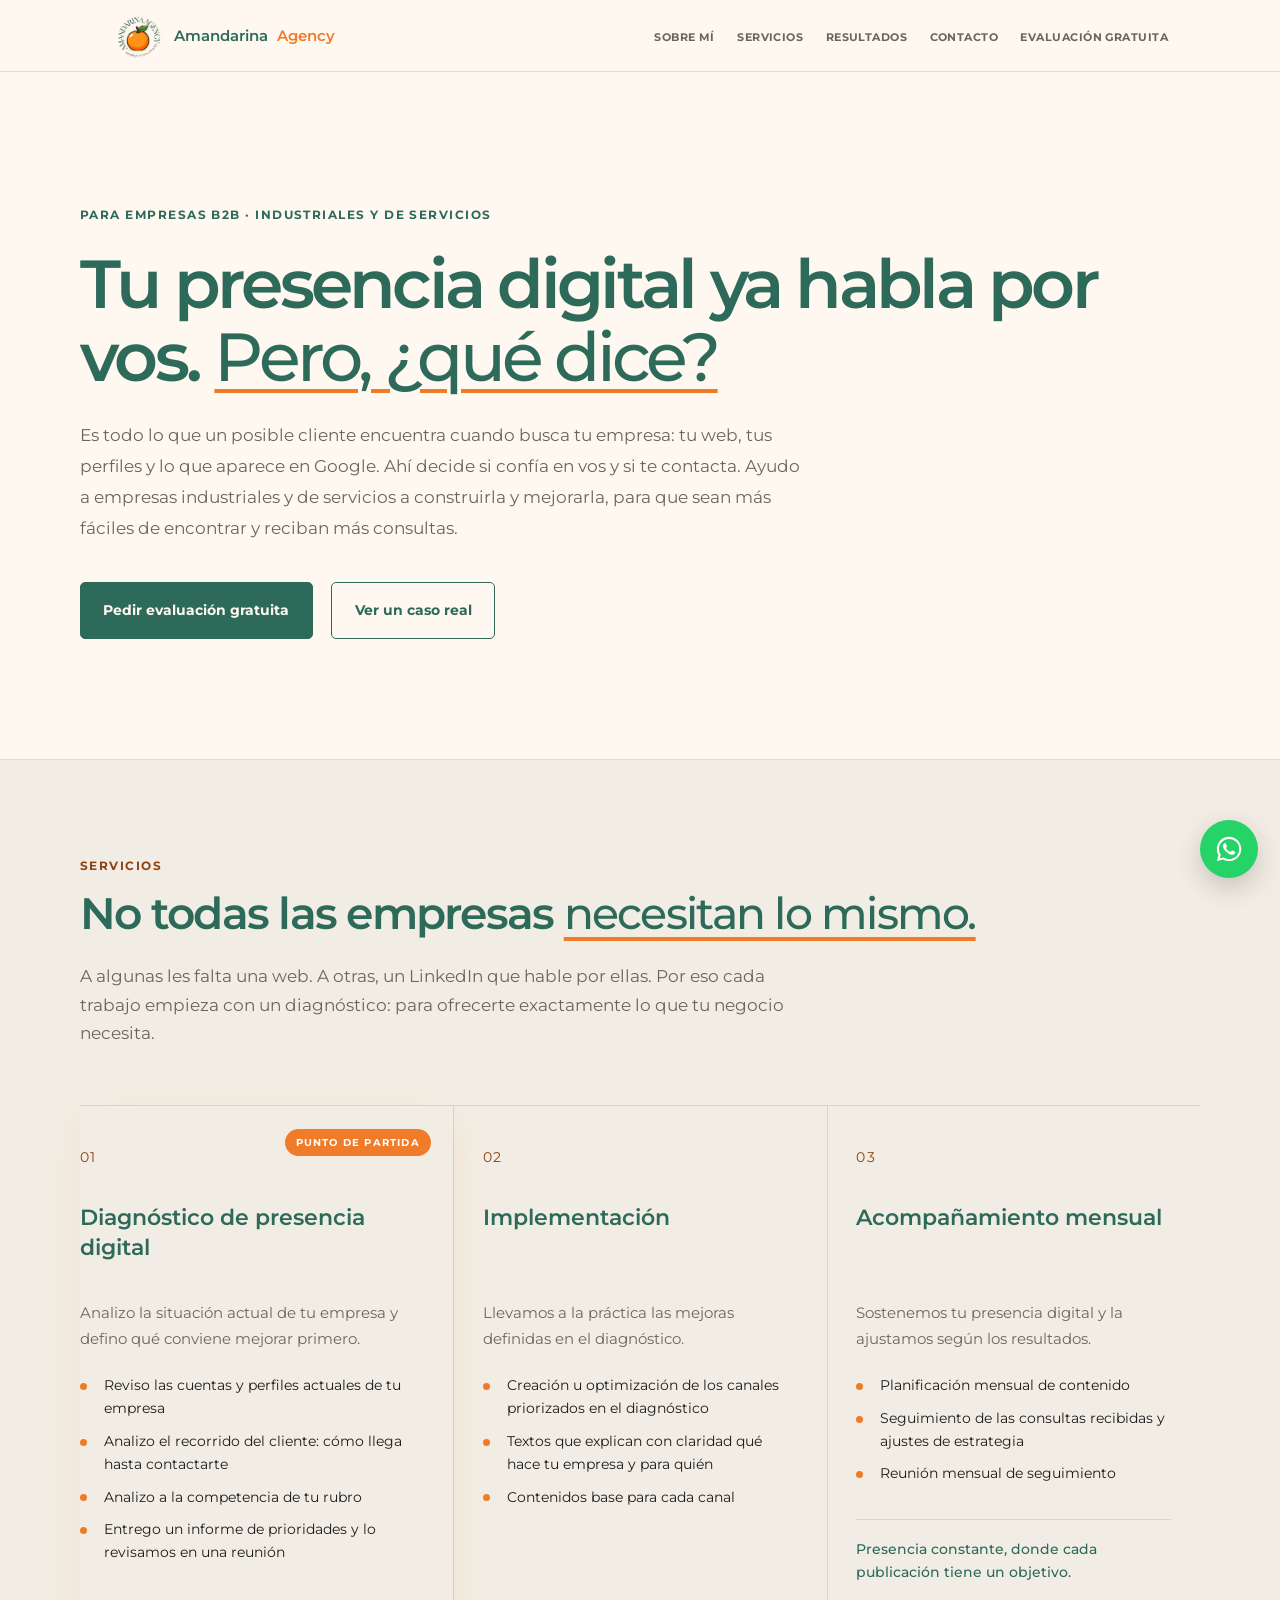
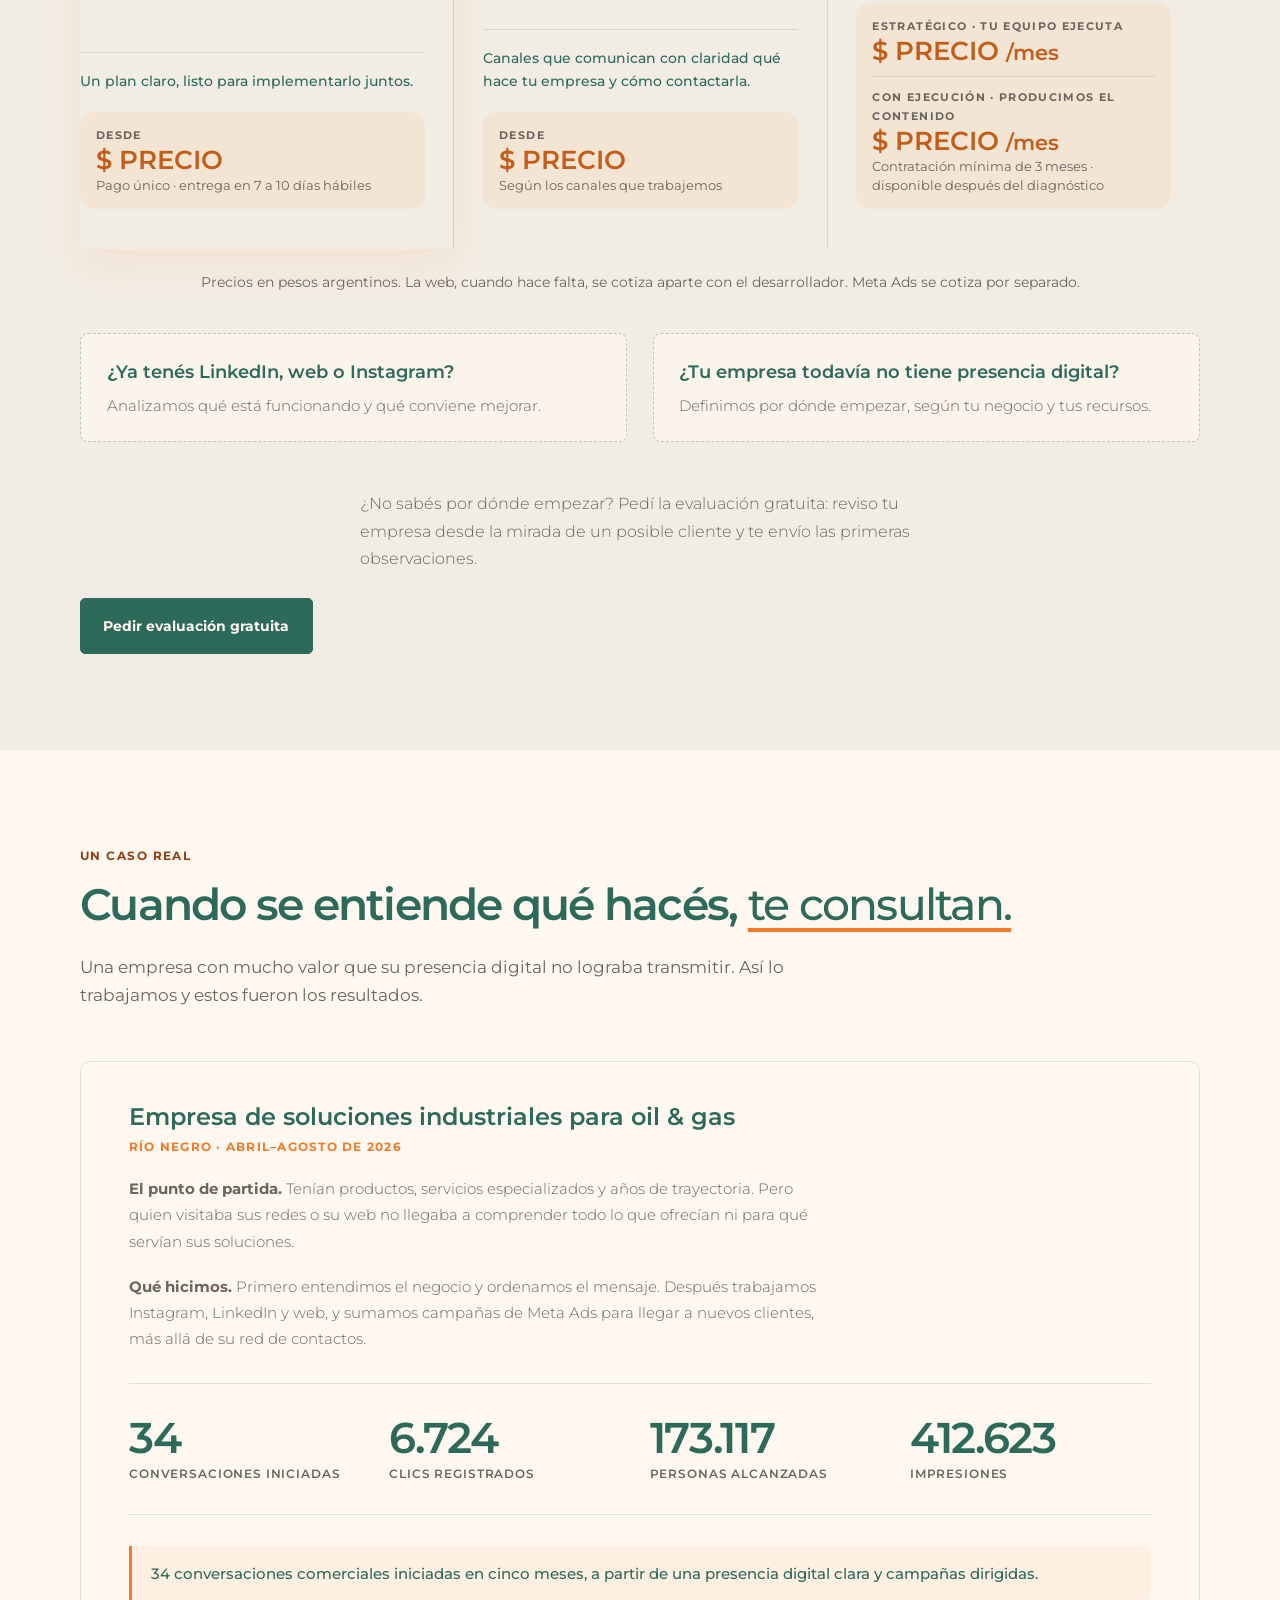
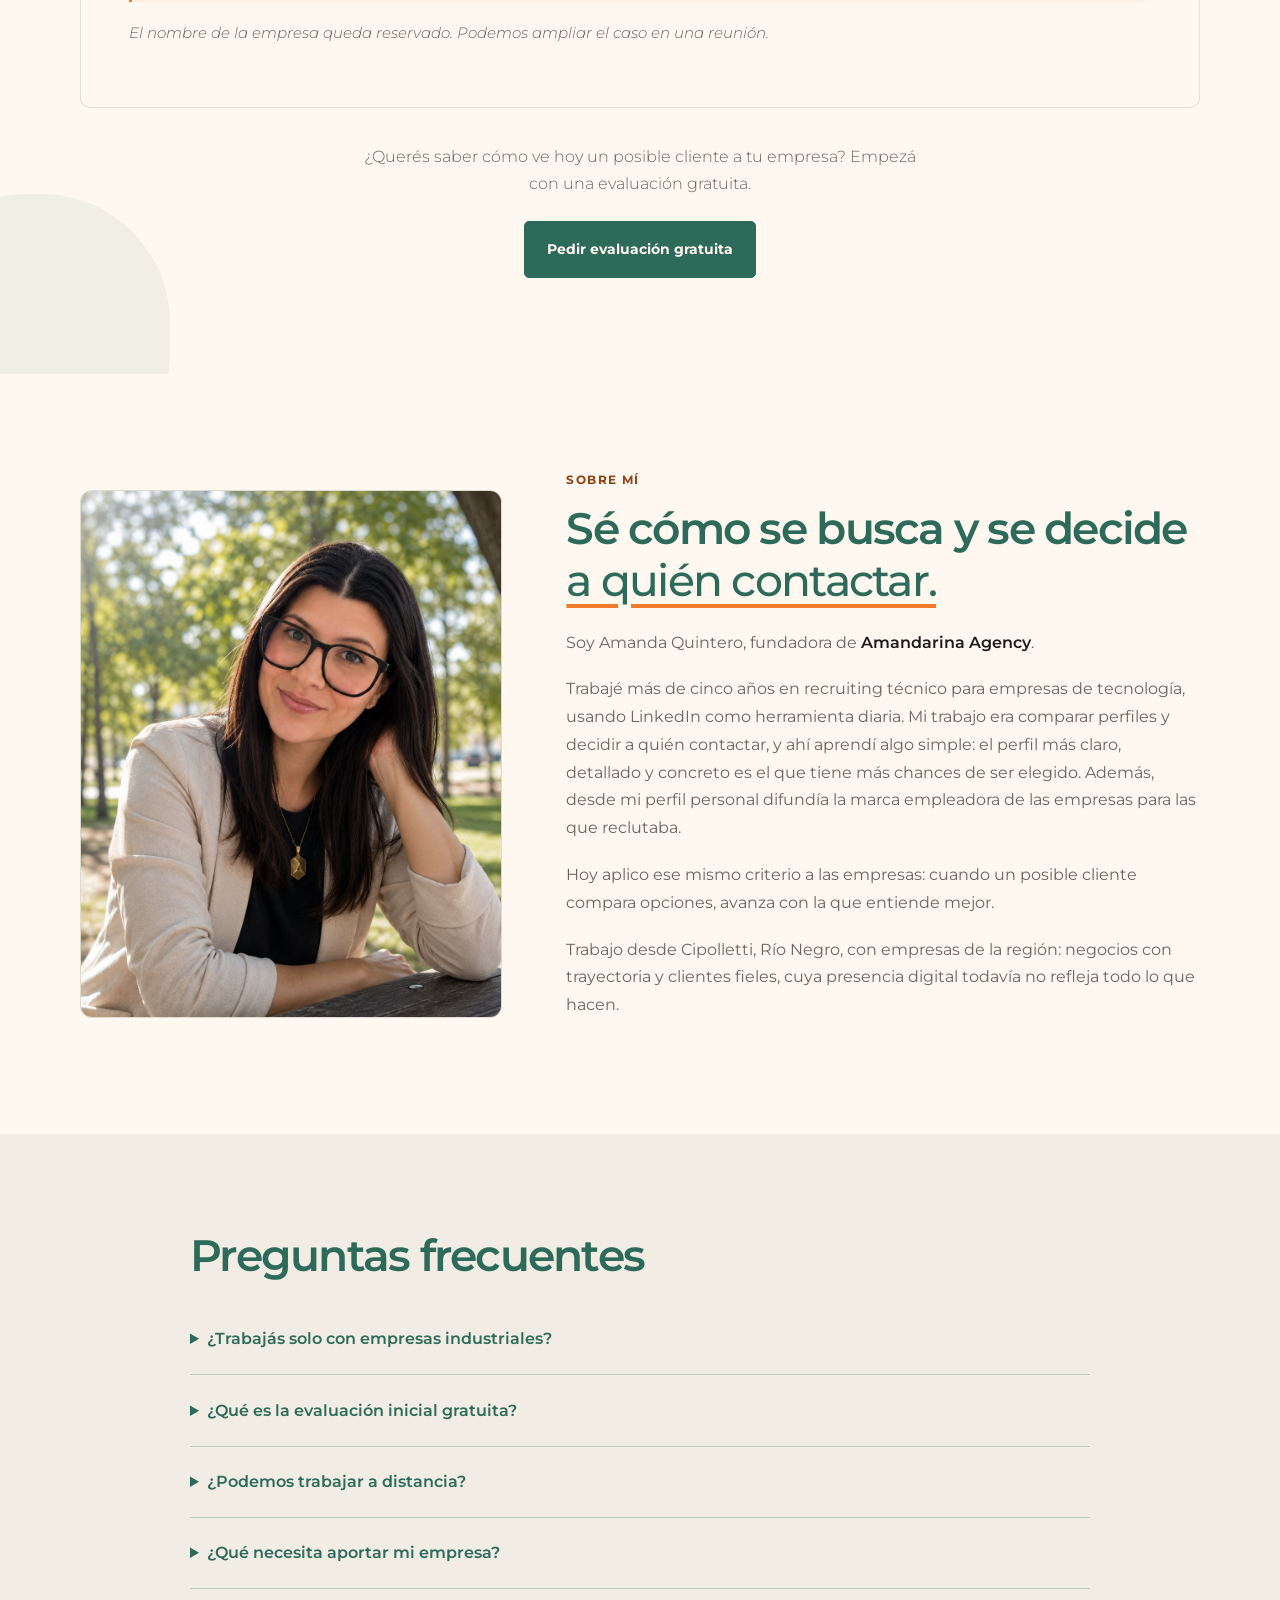
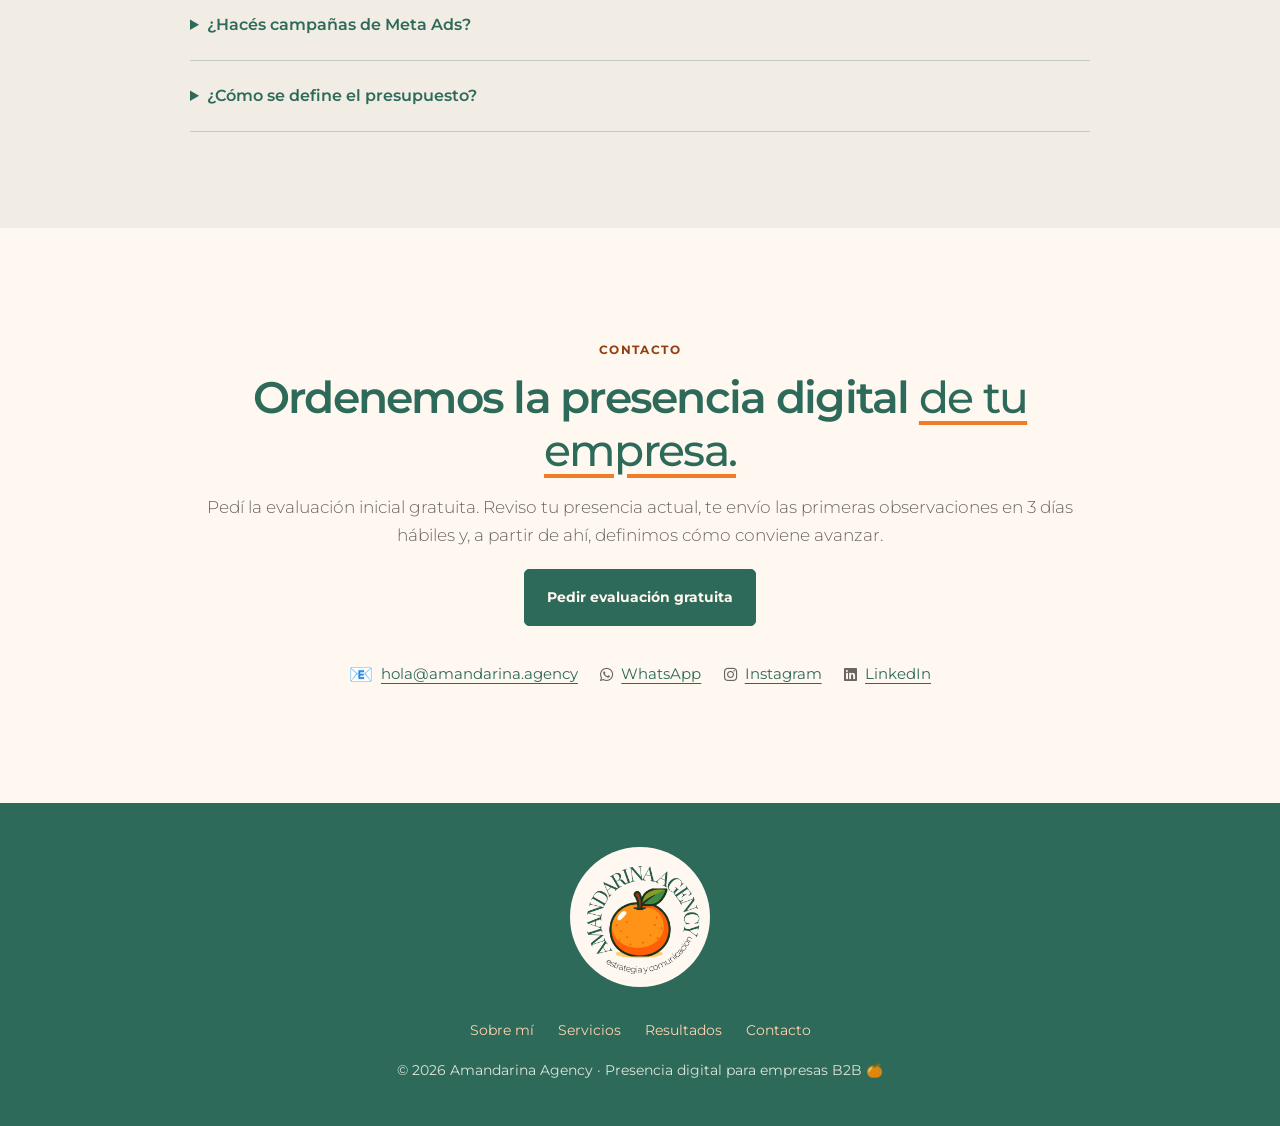
<file: index.html>
<!DOCTYPE html>
<html lang="es">
<head>
    <meta charset="UTF-8">
    <!-- Google tag (gtag.js) -->
    <script async src="https://www.googletagmanager.com/gtag/js?id=G-MLN0MWQ8W8"></script>
    <script>
      window.dataLayer = window.dataLayer || [];
      function gtag(){dataLayer.push(arguments);}
      gtag('js', new Date());
      gtag('config', 'G-MLN0MWQ8W8');
    </script>
    <meta name="viewport" content="width=device-width, initial-scale=1.0">
    <title>Amandarina Agency · Presencia digital para empresas B2B</title>
    <meta name="description" content="Ayudo a empresas industriales y de servicios a construir y mejorar su presencia digital para que sean más fáciles de encontrar y reciban más consultas.">
    <link rel="preconnect" href="https://fonts.googleapis.com">
    <link rel="preconnect" href="https://fonts.gstatic.com" crossorigin>
    <link href="https://fonts.googleapis.com/css2?family=Playfair+Display:ital,wght@0,400;0,600;0,700;1,400;1,600&family=Playfair+Display+SC:wght@400;700&family=Montserrat:ital,wght@0,300;0,400;0,500;0,600;0,700;1,400&display=swap" rel="stylesheet">
    <style>
        :root {
            --color-bg:         #FFF8F0;
            --color-text:       #1C1C1C;
            --color-text-soft:  #6B6560;
            --color-accent:     #F07B28;
            --color-accent-soft:#F6D1B1;
            --color-accent-pale:#FFF0E5;
            --color-accent-dark:#C45D1A;
            --color-green:      #2D6A5A;
            --color-green-dark: #214F43;
            --color-border:     rgba(45, 106, 90, 0.16);
            --color-card-bg:    rgba(255, 248, 240, 0.78);
            --font-heading: 'Playfair Display', Georgia, serif;
            --font-heading-sc: 'Playfair Display SC', Georgia, serif;
            --font-body:    'Montserrat', system-ui, sans-serif;
            --section-padding: 6.5rem 2rem;
            --max-width: 1120px;
            --radius-lg: 32px;
            --radius-md: 22px;
        }

        *, *::before, *::after { box-sizing: border-box; margin: 0; padding: 0; }
        html { scroll-behavior: smooth; }
        body {
            font-family: var(--font-body);
            font-weight: 400;
            color: var(--color-text);
            background:
                radial-gradient(circle at 12% 8%, rgba(246, 209, 177, 0.36), transparent 28%),
                radial-gradient(circle at 92% 0%, rgba(45, 106, 90, 0.10), transparent 30%),
                var(--color-bg);
            line-height: 1.7;
            font-size: 16px;
            -webkit-font-smoothing: antialiased;
            overflow-x: hidden;
        }

        body::before {
            content: '';
            position: fixed;
            inset: 0;
            pointer-events: none;
            opacity: 0.18;
            background-image:
                linear-gradient(90deg, rgba(45,106,90,0.05) 1px, transparent 1px),
                linear-gradient(rgba(240,123,40,0.04) 1px, transparent 1px);
            background-size: 44px 44px;
            mix-blend-mode: multiply;
        }

        img { max-width: 100%; display: block; }
        a { color: var(--color-accent); text-decoration: none; transition: color 0.3s ease; }
        a:hover { color: var(--color-accent-dark); }
        .container { max-width: var(--max-width); margin: 0 auto; position: relative; z-index: 2; }

        @keyframes fadeUp { from { opacity: 0; transform: translateY(30px); } to { opacity: 1; transform: translateY(0); } }
        .animate-up { opacity: 0; animation: fadeUp 0.8s ease forwards; }
        .delay-1 { animation-delay: 0.1s; }
        .delay-2 { animation-delay: 0.25s; }
        .delay-3 { animation-delay: 0.4s; }

        .nav {
            position: fixed;
            top: 0;
            left: 0;
            right: 0;
            z-index: 100;
            background: rgba(255, 248, 240, 0.88);
            backdrop-filter: blur(14px);
            border-bottom: 1px solid var(--color-border);
            transition: box-shadow 0.3s ease;
        }
        .nav.scrolled { box-shadow: 0 2px 24px rgba(28, 28, 28, 0.07); }
        .nav-inner { max-width: var(--max-width); margin: 0 auto; padding: 1rem 2rem; display: flex; align-items: center; justify-content: space-between; }
        .nav-logo { font-family: var(--font-heading); font-size: 2.1rem; font-weight: 600; color: var(--color-green); letter-spacing: -0.02em; line-height: 1; display: flex; align-items: center; gap: 0.85rem; transition: font-size 0.35s ease; }
        .nav.scrolled .nav-logo { font-size: 1.5rem; }
        .nav-logo:focus { outline: none; }
        .nav-logo:focus-visible { outline: 2px solid var(--color-accent); outline-offset: 6px; border-radius: 8px; }
        .nav-logo { font-size: 1.35rem; gap: 0.6rem; }
            .nav.scrolled .nav-logo { font-size: 1.15rem; }
            .nav-logo img { width: 74px; height: 74px; }
            .nav.scrolled .nav-logo img { width: 46px; height: 46px; }
        .nav.scrolled .nav-logo img { width: 58px; height: 58px; }
        .nav-logo span { color: var(--color-accent); }
        .nav-links { display: flex; gap: 1.7rem; list-style: none; }
        .nav-links a { color: var(--color-text-soft); font-size: 0.78rem; font-weight: 700; letter-spacing: 0.10em; text-transform: uppercase; transition: color 0.3s ease; }
        .nav-links a:hover { color: var(--color-accent); }
        .nav-toggle { display: none; background: none; border: none; cursor: pointer; padding: 0.5rem; }
        .nav-toggle span { display: block; width: 24px; height: 2px; background: var(--color-text); margin: 5px 0; transition: all 0.3s; }

        .btn {
            display: inline-flex;
            align-items: center;
            justify-content: center;
            gap: 0.5rem;
            padding: 1rem 2rem;
            background: var(--color-accent);
            color: #fff;
            font-family: var(--font-body);
            font-size: 0.86rem;
            font-weight: 700;
            border-radius: 50px;
            border: 1px solid var(--color-accent);
            cursor: pointer;
            transition: all 0.3s ease;
            letter-spacing: 0.06em;
            text-transform: uppercase;
        }
        .btn:hover { background: var(--color-accent-dark); border-color: var(--color-accent-dark); color: #fff; transform: translateY(-2px); box-shadow: 0 12px 30px rgba(240, 123, 40, 0.22); }
        .btn-outline { background: transparent; color: var(--color-green); border-color: rgba(45, 106, 90, 0.32); margin-left: 0.9rem; }
        .btn-outline:hover { background: var(--color-green); border-color: var(--color-green); color: var(--color-bg); }

        .hero {
            min-height: 92vh;
            padding: 11rem 2rem 6rem;
            position: relative;
            overflow: hidden;
            display: flex;
            align-items: center;
        }
        .hero::before {
            content: '';
            position: absolute;
            width: 560px;
            height: 560px;
            border-radius: 60% 40% 55% 45% / 50% 55% 45% 50%;
            background: var(--color-green);
            top: -270px;
            right: -160px;
            opacity: 0.98;
        }
        .hero::after {
            content: '';
            position: absolute;
            width: 780px;
            height: 360px;
            border-radius: 50%;
            border: 2px solid rgba(240, 123, 40, 0.42);
            left: -420px;
            bottom: -190px;
            transform: rotate(-8deg);
        }
        .hero-shape {
            position: absolute;
            width: 340px;
            height: 340px;
            right: 4vw;
            bottom: -120px;
            border-radius: 50%;
            background: rgba(240, 123, 40, 0.14);
            z-index: 1;
        }
        .hero-content { max-width: var(--max-width); margin: 0 auto; position: relative; z-index: 3; width: 100%; }
        .hero-tag {
            display: inline-block;
            font-size: 0.78rem;
            font-weight: 700;
            letter-spacing: 0.13em;
            text-transform: uppercase;
            color: var(--color-green);
            margin-bottom: 1.3rem;
            padding: 0.45rem 1rem;
            border: 1px solid rgba(45, 106, 90, 0.22);
            border-radius: 50px;
            background: rgba(255, 248, 240, 0.54);
        }
        .hero h1 {
            font-family: var(--font-heading);
            font-size: clamp(2.5rem, 6vw, 5.4rem);
            line-height: 1.02;
            margin-bottom: 1.6rem;
            max-width: 900px;
            font-weight: 600;
            color: var(--color-green);
            letter-spacing: -0.04em;
        }
        .hero h1 em { font-style: italic; color: var(--color-accent); font-weight: 500; }
        .hero-sub {
            font-size: clamp(1rem, 1.7vw, 1.2rem);
            font-weight: 300;
            color: var(--color-text-soft);
            max-width: 680px;
            margin-bottom: 2.4rem;
            line-height: 1.85;
        }
        .hero-note {
            display: flex;
            align-items: center;
            gap: 0.7rem;
            margin-top: 2.2rem;
            color: var(--color-green);
            font-size: 0.9rem;
            font-weight: 500;
        }
        .hero-note::before { content: ''; width: 46px; height: 2px; border-radius: 99px; background: var(--color-accent); display: inline-block; }

        .section-label { font-size: 0.75rem; font-weight: 700; letter-spacing: 0.15em; text-transform: uppercase; color: var(--color-accent); margin-bottom: 0.75rem; }
        .section-title { font-family: var(--font-heading); font-size: clamp(2rem, 4vw, 3.5rem); margin-bottom: 1.35rem; line-height: 1.08; color: var(--color-green); font-weight: 600; letter-spacing: -0.03em; }
        .section-title em { color: var(--color-accent); font-style: italic; font-weight: 500; }
        .section-intro { color: var(--color-text-soft); font-size: 1.05rem; max-width: 650px; margin: 0 auto; font-weight: 300; }

        .about { padding: var(--section-padding); position: relative; }
        .about::before {
            content: '';
            position: absolute;
            width: 240px;
            height: 240px;
            border-radius: 50%;
            background: rgba(246, 209, 177, 0.32);
            left: -80px;
            top: 26%;
        }
        .about-grid { display: grid; grid-template-columns: 0.88fr 1.12fr; gap: 5rem; align-items: center; }
        .about-image {
            aspect-ratio: 4/5;
            background: var(--color-accent-pale);
            border-radius: 46% 54% 48% 52% / 42% 48% 52% 58%;
            overflow: hidden;
            border: 1px solid var(--color-border);
            box-shadow: 0 20px 55px rgba(28,28,28,0.08);
        }
        .about-image img { width: 100%; height: 100%; object-fit: cover; }
        .about-text p { color: var(--color-text-soft); margin-bottom: 1.2rem; font-size: 1.02rem; font-weight: 300; }
        .about-text strong { color: var(--color-text); font-weight: 600; }
        .about-highlight { display: inline; color: var(--color-accent-dark); font-weight: 600; }
        .signature-card {
            margin-top: 1.7rem;
            padding: 1.2rem 1.4rem;
            border-left: 3px solid var(--color-accent);
            background: rgba(246, 209, 177, 0.20);
            border-radius: 0 var(--radius-md) var(--radius-md) 0;
            color: var(--color-green);
            font-family: var(--font-heading);
            font-size: 1.25rem;
            line-height: 1.35;
        }

        .services { padding: var(--section-padding); background: rgba(246, 209, 177, 0.20); position: relative; overflow: hidden; }
        .services::after {
            content: '';
            position: absolute;
            width: 360px;
            height: 360px;
            border-radius: 60% 40% 55% 45%;
            background: rgba(45, 106, 90, 0.09);
            right: -110px;
            bottom: -160px;
        }
        .services-header { text-align: center; margin-bottom: 3.6rem; }
        .services-grid { display: grid; grid-template-columns: repeat(3, 1fr); gap: 1.6rem; align-items: stretch; }
        .service-card {
            background: rgba(255, 248, 240, 0.86);
            border-radius: var(--radius-lg);
            padding: 2.3rem 2rem;
            border: 1px solid var(--color-border);
            transition: all 0.3s ease;
            position: relative;
            overflow: hidden;
            display: flex;
            flex-direction: column;
        }
        .service-card::before { content: ''; position: absolute; top: 0; left: 2rem; right: 2rem; height: 3px; background: var(--color-accent); transform: scaleX(0.34); transform-origin: left; transition: transform 0.4s ease; }
        .service-card:hover::before { transform: scaleX(1); }
        .service-card:hover { transform: translateY(-5px); box-shadow: 0 16px 38px rgba(28,28,28,0.08); }
        .service-card.featured { border-color: rgba(240, 123, 40, 0.42); box-shadow: 0 14px 36px rgba(240, 123, 40, 0.10); }
        .service-card.featured::before { transform: scaleX(1); }
        .service-badge {
            position: absolute;
            top: 1.4rem;
            right: 1.4rem;
            font-size: 0.62rem;
            font-weight: 700;
            letter-spacing: 0.12em;
            text-transform: uppercase;
            color: #fff;
            background: var(--color-accent);
            padding: 0.32rem 0.7rem;
            border-radius: 50px;
        }
        .service-icon { width: 54px; height: 54px; background: rgba(246, 209, 177, 0.42); border-radius: 18px; display: flex; align-items: center; justify-content: center; font-size: 1.45rem; margin-bottom: 1.4rem; }
        .service-card h3 { font-family: var(--font-heading); font-size: 1.45rem; line-height: 1.1; margin-bottom: 0.85rem; color: var(--color-green); font-weight: 600; }
        .service-for { color: var(--color-text-soft); font-size: 0.95rem; line-height: 1.72; font-weight: 300; margin-bottom: 1.35rem; }
        .service-list { list-style: none; margin-bottom: 1.5rem; flex-grow: 1; }
        .service-list li {
            position: relative;
            padding-left: 1.5rem;
            margin-bottom: 0.6rem;
            font-size: 0.9rem;
            line-height: 1.6;
            font-weight: 400;
            color: var(--color-text);
        }
        .service-list li::before {
            content: '';
            position: absolute;
            left: 0;
            top: 0.62em;
            width: 7px;
            height: 7px;
            border-radius: 50%;
            background: var(--color-accent);
        }
        .service-price { margin: 1.2rem 0 0; padding: 0.85rem 1rem; border-radius: 14px; background: rgba(246, 209, 177, 0.30); }
        .service-price-from { display: block; font-size: 0.7rem; font-weight: 700; letter-spacing: 0.12em; text-transform: uppercase; color: var(--color-text-soft); }
        .service-price-num { display: block; font-family: var(--font-heading); font-size: 1.6rem; font-weight: 600; line-height: 1.15; color: var(--color-accent-dark); }
        .service-price-note { display: block; font-size: 0.8rem; color: var(--color-text-soft); line-height: 1.45; margin-top: 0.15rem; }
        .service-price-row + .service-price-row { margin-top: 0.7rem; padding-top: 0.7rem; border-top: 1px solid var(--color-border); }
        .services-price-note { text-align: center; font-size: 0.85rem; color: var(--color-text-soft); margin-top: 1.4rem; position: relative; z-index: 2; }
        .service-meta { font-size: 0.82rem; color: var(--color-text-soft); font-weight: 400; margin-bottom: 1.2rem; }
        .service-meta strong { color: var(--color-green); font-weight: 600; }
        .service-result {
            margin-top: 0;
            padding-top: 1.1rem;
            border-top: 1px solid var(--color-border);
            font-size: 0.9rem;
            line-height: 1.6;
            color: var(--color-green);
            font-weight: 500;
        }
        .entry-points { display: grid; grid-template-columns: repeat(2, 1fr); gap: 1.6rem; margin-top: 2.4rem; position: relative; z-index: 2; }
        .entry-point { padding: 1.4rem 1.6rem; border-radius: var(--radius-md); border: 1px dashed rgba(45, 106, 90, 0.32); background: rgba(255, 248, 240, 0.6); }
        .entry-point strong { display: block; font-family: var(--font-heading); font-size: 1.15rem; color: var(--color-green); font-weight: 600; margin-bottom: 0.35rem; }
        .entry-point p { color: var(--color-text-soft); font-size: 0.95rem; font-weight: 300; }
        .services-footer { text-align: center; margin-top: 3rem; position: relative; z-index: 2; }
        .services-footer p { color: var(--color-text-soft); font-size: 1rem; font-weight: 300; margin-bottom: 1.6rem; max-width: 560px; margin-left: auto; margin-right: auto; }

        .proof { padding: var(--section-padding); position: relative; overflow: hidden; }
        .proof::before {
            content: '';
            position: absolute;
            width: 300px;
            height: 300px;
            border-radius: 55% 45% 50% 50%;
            background: rgba(45, 106, 90, 0.07);
            left: -130px;
            bottom: -120px;
        }
        .proof-header { text-align: center; margin-bottom: 3.2rem; }
        .proof-grid { display: grid; grid-template-columns: repeat(2, 1fr); gap: 1.6rem; }
        .proof-card {
            background: rgba(255, 248, 240, 0.86);
            border: 1px solid var(--color-border);
            border-radius: var(--radius-lg);
            padding: 2.2rem 2rem;
            transition: all 0.3s ease;
        }
        .proof-card:hover { transform: translateY(-4px); box-shadow: 0 16px 38px rgba(28,28,28,0.07); }
        .proof-card.wide { grid-column: 1 / -1; padding: 2.6rem clamp(1.6rem, 4vw, 3rem); }
        .proof-card h3 { font-family: var(--font-heading); font-size: 1.5rem; color: var(--color-green); font-weight: 600; margin-bottom: 0.3rem; line-height: 1.15; }
        .proof-sector { font-size: 0.78rem; font-weight: 700; letter-spacing: 0.1em; text-transform: uppercase; color: var(--color-accent); margin-bottom: 1.2rem; }
        .proof-card p { color: var(--color-text-soft); font-size: 0.95rem; line-height: 1.72; font-weight: 300; margin-bottom: 1.2rem; }
        .proof-card p.proof-lead { max-width: 700px; }
        .proof-stats {
            display: grid;
            grid-template-columns: repeat(4, 1fr);
            gap: 1.2rem;
            margin: 1.9rem 0;
            padding: 1.7rem 0;
            border-top: 1px solid var(--color-border);
            border-bottom: 1px solid var(--color-border);
        }
        .proof-stat-num {
            font-family: var(--font-heading);
            font-size: clamp(1.8rem, 3.4vw, 2.7rem);
            line-height: 1;
            color: var(--color-accent);
            font-weight: 600;
            letter-spacing: -0.03em;
            margin-bottom: 0.4rem;
        }
        .proof-stat-label { font-size: 0.76rem; font-weight: 600; letter-spacing: 0.07em; text-transform: uppercase; color: var(--color-text-soft); line-height: 1.4; }
        .proof-note { font-size: 0.8rem; color: var(--color-text-soft); font-weight: 300; font-style: italic; margin-top: 1.1rem; }
        .proof-result {
            padding: 1rem 1.2rem;
            border-left: 3px solid var(--color-accent);
            background: rgba(246, 209, 177, 0.22);
            border-radius: 0 var(--radius-md) var(--radius-md) 0;
            color: var(--color-green);
            font-size: 0.96rem;
            line-height: 1.6;
            font-weight: 500;
        }
        .proof-cta { grid-column: 1 / -1; text-align: center; margin-top: 0.6rem; }
        .proof-cta p { color: var(--color-text-soft); font-size: 1rem; font-weight: 300; max-width: 560px; margin: 0 auto 1.5rem; }

        .process { padding: var(--section-padding); background: var(--color-green); color: var(--color-bg); position: relative; overflow: hidden; }
        .process::before { content: ''; position: absolute; width: 620px; height: 620px; border-radius: 50%; border: 1px solid rgba(240, 123, 40, 0.26); top: -360px; left: -180px; }
        .process::after { content: ''; position: absolute; width: 280px; height: 280px; border-radius: 55% 45% 48% 52%; background: rgba(240, 123, 40, 0.12); bottom: -110px; right: -70px; }
        .process-header { text-align: center; margin-bottom: 3.6rem; position: relative; z-index: 2; }
        .process-header .section-title { color: var(--color-bg); }
        .process-header .section-intro { color: rgba(255, 248, 240, 0.70); }
        .process-steps { display: grid; grid-template-columns: repeat(4, 1fr); gap: 1.4rem; }
        .process-step { padding: 1.7rem 1.2rem; border: 1px solid rgba(255, 248, 240, 0.16); border-radius: var(--radius-md); background: rgba(255, 248, 240, 0.04); text-align: left; }
        .step-number { font-family: var(--font-heading); font-size: 3.2rem; color: var(--color-accent); line-height: 1; margin-bottom: 1rem; font-style: italic; }
        .process-step h3 { font-family: var(--font-heading); font-size: 1.28rem; margin-bottom: 0.55rem; font-weight: 600; }
        .process-step p { color: rgba(255, 248, 240, 0.68); font-size: 0.9rem; line-height: 1.66; font-weight: 300; }

        .contact { padding: var(--section-padding); background: var(--color-bg); position: relative; }
        .contact::before {
            content: '';
            position: absolute;
            width: 460px;
            height: 230px;
            border-radius: 50%;
            border: 2px solid rgba(45, 106, 90, 0.14);
            right: -220px;
            top: 80px;
            transform: rotate(-10deg);
        }
        .contact-inner {
            max-width: 760px;
            margin: 0 auto;
            text-align: center;
            border: 1px solid var(--color-border);
            border-radius: var(--radius-lg);
            padding: clamp(2.4rem, 5vw, 4rem);
            background: rgba(255,248,240,0.78);
            box-shadow: 0 18px 48px rgba(28,28,28,0.06);
        }
        .contact-inner .section-title { margin-bottom: 1rem; }
        .contact-inner p { color: var(--color-text-soft); font-size: 1.05rem; margin-bottom: 1.2rem; font-weight: 300; }
        .contact-promise { font-size: 0.9rem; color: var(--color-green); font-weight: 600; margin-bottom: 2.2rem !important; }
        .contact-methods { display: flex; gap: 1.4rem; justify-content: center; flex-wrap: wrap; margin-top: 2rem; }
        .contact-method { display: flex; align-items: center; gap: 0.5rem; color: var(--color-text-soft); font-size: 0.95rem; }
        .contact-method span { font-size: 1.2rem; }

        .footer { background: var(--color-green); color: rgba(255, 248, 240, 0.56); padding: 2.8rem 2rem; text-align: center; font-size: 0.85rem; }
        .footer a { color: var(--color-accent); }
        .footer-links { display: flex; gap: 1.5rem; justify-content: center; margin-bottom: 1rem; list-style: none; flex-wrap: wrap; }
        .footer-logo { width: 300px; height: 300px; border-radius: 50%; margin: 0 auto 2rem; }
        .mt-3 { margin-top: 2rem; }

        .wa-float {
            position: fixed; right: 22px; bottom: 22px; z-index: 90;
            width: 58px; height: 58px; border-radius: 50%;
            background: #25D366; color: #fff;
            display: flex; align-items: center; justify-content: center;
            box-shadow: 0 10px 26px rgba(28, 28, 28, 0.20);
            transition: transform 0.25s ease, box-shadow 0.25s ease;
        }
        .wa-float:hover { color: #fff; transform: translateY(-3px); box-shadow: 0 14px 32px rgba(28, 28, 28, 0.26); }
        .wa-float:focus-visible { outline: 3px solid var(--color-accent); outline-offset: 3px; }
        .wa-float svg { width: 30px; height: 30px; fill: currentColor; }
        @media (max-width: 520px) { .wa-float { right: 16px; bottom: 16px; width: 54px; height: 54px; } }
        @media (max-width: 900px) {
            .services-grid { grid-template-columns: 1fr; }
            .proof-grid { grid-template-columns: 1fr; }
            .entry-points { grid-template-columns: 1fr; }
            .process-steps { grid-template-columns: repeat(2, 1fr); }
            .about-grid { grid-template-columns: 1fr; gap: 2.8rem; }
            .about-image { max-width: 440px; margin: 0 auto; }
            .btn-outline { margin-left: 0; margin-top: 0.8rem; }
        }
        @media (max-width: 768px) {
            :root { --section-padding: 5rem 1.25rem; }
            .nav-toggle { display: block; }
            .nav-links { position: fixed; top: 0; right: -100%; width: 74%; height: 100vh; background: var(--color-bg); flex-direction: column; padding: 5rem 2rem; gap: 1.5rem; transition: right 0.4s ease; box-shadow: -4px 0 22px rgba(0,0,0,0.10); }
            .nav-links.open { right: 0; }
            .nav-links a { font-size: 1rem; }
            .hero { min-height: auto; padding-top: 8.2rem; }
            .hero::before { width: 380px; height: 380px; top: -220px; right: -210px; }
            .process-steps { grid-template-columns: 1fr; }
            .proof-stats { grid-template-columns: repeat(2, 1fr); gap: 1.6rem 1rem; }
        }
        @media (max-width: 520px) {
            .nav-inner { padding: 0.85rem 1.2rem; }
            .hero h1 { font-size: clamp(2.1rem, 11vw, 3.4rem); }
            .hero-sub { font-size: 0.98rem; }
            .section-title { font-size: clamp(2rem, 10vw, 3rem); }
            .contact-methods { align-items: center; flex-direction: column; }
        }
    </style>
    <link rel="stylesheet" href="https://cdnjs.cloudflare.com/ajax/libs/font-awesome/6.5.0/css/all.min.css">
<link rel="canonical" href="https://amandarina.agency/">
<meta property="og:title" content="Amandarina Agency · Presencia digital para empresas B2B">
<meta property="og:description" content="Tu presencia digital ya habla por vos. ¿Qué dice? Presencia digital para empresas B2B, industriales y de servicios.">
<meta property="og:type" content="website"><meta property="og:url" content="https://amandarina.agency/">
<meta property="og:image" content="https://amandarina.agency/estrategia%20y%20comunicacion.png">
<link rel="stylesheet" href="refinement.css">
</head>
<body>
<a class="skip-link" href="#contenido">Ir al contenido</a>

    <nav class="nav" id="nav">
        <div class="nav-inner">
            <a href="#" class="nav-logo">
                <img src="estrategia y comunicacion.png" alt="Amandarina Agency">
                Amandarina <span>Agency</span>
            </a>
            <ul class="nav-links" id="navLinks">
                <li><a href="#sobre-mi" onclick="closeMenu()">Sobre mí</a></li>
                <li><a href="#servicios" onclick="closeMenu()">Servicios</a></li>
                <li><a href="#clientes" onclick="closeMenu()">Resultados</a></li>
                <li><a href="#contacto" onclick="closeMenu()">Contacto</a></li>
                <li><a href="evaluacion.html">Evaluación gratuita</a></li>
            </ul>
            <button class="nav-toggle" id="navToggle" aria-label="Abrir menú" aria-expanded="false" aria-controls="navLinks">
                <span></span><span></span><span></span>
            </button>
        </div>
    </nav>

    <main id="contenido">
<section class="hero">
        <div class="hero-shape" aria-hidden="true"></div>
        <div class="hero-content">
            <div class="hero-tag animate-up">Para empresas B2B · industriales y de servicios</div>
            <h1 class="animate-up delay-1">Tu presencia digital ya habla por vos. <em>Pero, ¿qué dice?</em></h1>
            <p class="hero-sub animate-up delay-2">
                Es todo lo que un posible cliente encuentra cuando busca tu empresa: tu web, tus perfiles y lo que aparece en Google. Ahí decide si confía en vos y si te contacta. Ayudo a empresas industriales y de servicios a construirla y mejorarla, para que sean más fáciles de encontrar y reciban más consultas.
            </p>
            <div class="animate-up delay-3">
                <a href="evaluacion.html" class="btn">Pedir evaluación gratuita</a>
                <a href="#clientes" class="btn btn-outline">Ver un caso real</a>
            </div>
        </div>
    </section>



    <section class="services" id="servicios">
        <div class="container">
            <div class="services-header">
                <div class="section-label">Servicios</div>
                <h2 class="section-title">No todas las empresas <em>necesitan lo mismo.</em></h2>
                <p class="section-intro">A algunas les falta una web. A otras, un LinkedIn que hable por ellas. Por eso cada trabajo empieza con un diagnóstico: para ofrecerte exactamente lo que tu negocio necesita.</p>
            </div>
            <div class="services-grid">
<article class="service-card featured"><span class="service-badge">Punto de partida</span><div class="service-icon">01</div><!-- PRECIO: completar antes de publicar --><h3>Diagnóstico de presencia digital</h3><p class="service-for">Analizo la situación actual de tu empresa y defino qué conviene mejorar primero.</p><ul class="service-list"><li>Reviso las cuentas y perfiles actuales de tu empresa</li><li>Analizo el recorrido del cliente: cómo llega hasta contactarte</li><li>Analizo a la competencia de tu rubro</li><li>Entrego un informe de prioridades y lo revisamos en una reunión</li></ul><div class="service-result">Un plan claro, listo para implementarlo juntos.</div><div class="service-price"><span class="service-price-from">Desde</span><span class="service-price-num">$ PRECIO</span><span class="service-price-note">Pago único · entrega en 7 a 10 días hábiles</span></div></article>
<article class="service-card"><div class="service-icon">02</div><!-- PRECIO: completar antes de publicar --><h3>Implementación</h3><p class="service-for">Llevamos a la práctica las mejoras definidas en el diagnóstico.</p><ul class="service-list"><li>Creación u optimización de los canales priorizados en el diagnóstico</li><li>Textos que explican con claridad qué hace tu empresa y para quién</li><li>Contenidos base para cada canal</li></ul><div class="service-result">Canales que comunican con claridad qué hace tu empresa y cómo contactarla.</div><div class="service-price"><span class="service-price-from">Desde</span><span class="service-price-num">$ PRECIO</span><span class="service-price-note">Según los canales que trabajemos</span></div></article>
<article class="service-card"><div class="service-icon">03</div><!-- PRECIO: completar antes de publicar --><h3>Acompañamiento mensual</h3><p class="service-for">Sostenemos tu presencia digital y la ajustamos según los resultados.</p><ul class="service-list"><li>Planificación mensual de contenido</li><li>Seguimiento de las consultas recibidas y ajustes de estrategia</li><li>Reunión mensual de seguimiento</li></ul><div class="service-result">Presencia constante, donde cada publicación tiene un objetivo.</div><div class="service-price"><div class="service-price-row"><span class="service-price-from">Estratégico · tu equipo ejecuta</span><span class="service-price-num">$ PRECIO <small>/mes</small></span></div><div class="service-price-row"><span class="service-price-from">Con ejecución · producimos el contenido</span><span class="service-price-num">$ PRECIO <small>/mes</small></span></div><span class="service-price-note">Contratación mínima de 3 meses · disponible después del diagnóstico</span></div></article>
</div>
            <p class="services-price-note">Precios en pesos argentinos. La web, cuando hace falta, se cotiza aparte con el desarrollador. Meta Ads se cotiza por separado.</p>
            <div class="entry-points">
                <div class="entry-point">
                    <strong>¿Ya tenés LinkedIn, web o Instagram?</strong>
                    <p>Analizamos qué está funcionando y qué conviene mejorar.</p>
                </div>
                <div class="entry-point">
                    <strong>¿Tu empresa todavía no tiene presencia digital?</strong>
                    <p>Definimos por dónde empezar, según tu negocio y tus recursos.</p>
                </div>
            </div>
            <div class="services-footer">
                <p>¿No sabés por dónde empezar? Pedí la evaluación gratuita: reviso tu empresa desde la mirada de un posible cliente y te envío las primeras observaciones.</p>
                <a href="evaluacion.html" class="btn">Pedir evaluación gratuita</a>
            </div>
        </div>
    </section>

    <!-- ============================================================
         SECCIÓN CASO — datos reales del portfolio (abril–agosto 2026)
         ------------------------------------------------------------
         El cliente se mantiene anónimo, igual que en el portfolio PDF.
         Si más adelante te autorizan por escrito a nombrarlo, cambiá
         el h3 y el .proof-sector — el resto queda igual.
         Actualizá las métricas cuando cierres un nuevo período.
         ============================================================ -->
    <section class="proof" id="clientes">
        <div class="container">
            <div class="proof-header">
                <div class="section-label">Un caso real</div>
                <h2 class="section-title">Cuando se entiende qué hacés, <em>te consultan.</em></h2>
                <p class="section-intro">Una empresa con mucho valor que su presencia digital no lograba transmitir. Así lo trabajamos y estos fueron los resultados.</p>
            </div>
            <div class="proof-grid">

                <div class="proof-card wide">
                    <h3>Empresa de soluciones industriales para oil &amp; gas</h3>
                    <div class="proof-sector">Río Negro · Abril–agosto de 2026</div>
                    <p class="proof-lead">
                        <strong>El punto de partida.</strong> Tenían productos, servicios especializados y años de trayectoria. Pero quien visitaba sus redes o su web no llegaba a comprender todo lo que ofrecían ni para qué servían sus soluciones.</p><p class="proof-lead"><strong>Qué hicimos.</strong> Primero entendimos el negocio y ordenamos el mensaje. Después trabajamos Instagram, LinkedIn y web, y sumamos campañas de Meta Ads para llegar a nuevos clientes, más allá de su red de contactos.
                    </p>
                    <div class="proof-stats">
                        <div class="proof-stat">
                            <div class="proof-stat-num">34</div>
                            <div class="proof-stat-label">Conversaciones iniciadas</div>
                        </div>
                        <div class="proof-stat">
                            <div class="proof-stat-num">6.724</div>
                            <div class="proof-stat-label">Clics registrados</div>
                        </div>
                        <div class="proof-stat">
                            <div class="proof-stat-num">173.117</div>
                            <div class="proof-stat-label">Personas alcanzadas</div>
                        </div>
                        <div class="proof-stat">
                            <div class="proof-stat-num">412.623</div>
                            <div class="proof-stat-label">Impresiones</div>
                        </div>
                    </div>
                    <div class="proof-result">
                        34 conversaciones comerciales iniciadas en cinco meses, a partir de una presencia digital clara y campañas dirigidas.
                    </div>
                    <p class="proof-note">El nombre de la empresa queda reservado. Podemos ampliar el caso en una reunión.</p>
                </div>

                <div class="proof-cta">
                    <p>¿Querés saber cómo ve hoy un posible cliente a tu empresa? Empezá con una evaluación gratuita.</p>
                    <a href="evaluacion.html" class="btn">Pedir evaluación gratuita</a>
                </div>

            </div>
        </div>
    </section>

    <section class="about" id="sobre-mi">
        <div class="container">
            <div class="about-grid">
                <div class="about-image">
                    <img loading="lazy" src="ChatGPT Image Jul 21, 2026, 08_53_15 PM.png" alt="Amanda Quintero, fundadora de Amandarina Agency">
                </div>
                <div class="about-text">
                    <div class="section-label">Sobre mí</div>
                    <h2 class="section-title">Sé cómo se busca y se decide <em>a quién contactar.</em></h2>
                    <p>
                        Soy Amanda Quintero, fundadora de <strong>Amandarina Agency</strong>.
                    </p>
                    <p>
                        Trabajé más de cinco años en recruiting técnico para empresas de tecnología, usando LinkedIn como herramienta diaria. Mi trabajo era comparar perfiles y decidir a quién contactar, y ahí aprendí algo simple: el perfil más claro, detallado y concreto es el que tiene más chances de ser elegido. Además, desde mi perfil personal difundía la marca empleadora de las empresas para las que reclutaba.                    </p>
                    <p>
                        Hoy aplico ese mismo criterio a las empresas: cuando un posible cliente compara opciones, avanza con la que entiende mejor.                    </p>
                    <p>
                        Trabajo desde Cipolletti, Río Negro, con empresas de la región: negocios con trayectoria y clientes fieles, cuya presencia digital todavía no refleja todo lo que hacen.
                    </p>                </div>
            </div>
        </div>
    </section>

<section class="faq" id="preguntas"><div class="container"><h2 class="section-title">Preguntas frecuentes</h2>
<details><summary>¿Trabajás solo con empresas industriales?</summary><p>Mi foco son las empresas que le venden a otras empresas, sobre todo industriales y técnicas. Si tenés dudas, la evaluación gratuita es una buena forma de confirmarlo.</p></details>
<details><summary>¿Qué es la evaluación inicial gratuita?</summary><p>Completás un formulario breve, reviso tu empresa desde la mirada de un posible cliente y en 3 días hábiles te envío las primeras observaciones. Si querés profundizar, el siguiente paso es el diagnóstico.</p></details>
<details><summary>¿Podemos trabajar a distancia?</summary><p>Sí. Trabajo desde Cipolletti, Río Negro, con empresas de todo el país. Las reuniones y revisiones se realizan por videollamada.</p></details>
<details><summary>¿Qué necesita aportar mi empresa?</summary><p>Información sobre sus productos y servicios, sus clientes y sus objetivos, y una persona que pueda validar el contenido técnico.</p></details>
<details><summary>¿Hacés campañas de Meta Ads?</summary><p>Sí, cuando el diagnóstico muestra que conviene ampliar el alcance. Se cotizan aparte, y lo que se invierte en publicidad se detalla por separado.</p></details>
<details><summary>¿Cómo se define el presupuesto?</summary><p>Depende de lo que necesite tu empresa. La propuesta detalla qué incluye, su costo y, si corresponde, la inversión publicitaria.</p></details>
</div></section>
    <section class="contact" id="contacto">
        <div class="container">
            <div class="contact-inner">
                <div class="section-label">Contacto</div>
                <h2 class="section-title">Ordenemos la presencia digital <em>de tu empresa.</em></h2>
                <p>Pedí la evaluación inicial gratuita. Reviso tu presencia actual, te envío las primeras observaciones en 3 días hábiles y, a partir de ahí, definimos cómo conviene avanzar.</p>
                <a href="evaluacion.html" class="btn">Pedir evaluación gratuita</a>
                <div class="contact-methods mt-3">
                    <div class="contact-method">
                        <span>📧</span><a href="mailto:hola@amandarina.agency">hola@amandarina.agency</a>
                    </div>
                    <div class="contact-method">
                        <i class="fa-brands fa-whatsapp"></i> <a href="https://wa.me/5492994624587" target="_blank" rel="noreferrer">WhatsApp</a>
                    </div>
                    <div class="contact-method">
                        <i class="fa-brands fa-instagram"></i> <a href="https://www.instagram.com/amandarina.agency" target="_blank" rel="noreferrer">Instagram</a>
                    </div>
                    <div class="contact-method">
                        <i class="fa-brands fa-linkedin"></i> <a href="https://www.linkedin.com/company/amandarinaagency/" target="_blank" rel="noreferrer">LinkedIn</a>
                    </div>
                </div>
            </div>
        </div>
    </section>

    </main>
    <footer class="footer">
        <img src="estrategia y comunicacion.png" alt="Amandarina Agency" class="footer-logo">
        <ul class="footer-links">
            <li><a href="#sobre-mi">Sobre mí</a></li>
            <li><a href="#servicios">Servicios</a></li>
            <li><a href="#clientes">Resultados</a></li>
            <li><a href="#contacto">Contacto</a></li>
        </ul>
        <p>© 2026 Amandarina Agency · Presencia digital para empresas B2B 🍊</p>
    </footer>

    <a class="wa-float" href="https://wa.me/5492994624587?text=Hola%20Amanda%2C%20quisiera%20consultar%20por%20la%20presencia%20digital%20de%20mi%20empresa." target="_blank" rel="noopener noreferrer" aria-label="Escribir por WhatsApp">
        <svg viewBox="0 0 32 32" aria-hidden="true"><path d="M16.04 3C8.85 3 3 8.83 3 16.01c0 2.3.6 4.54 1.75 6.52L3 29l6.65-1.74a13.02 13.02 0 0 0 6.39 1.63h.01c7.19 0 13.04-5.84 13.04-13.02C29.09 8.83 23.23 3 16.04 3zm0 23.7h-.01a10.8 10.8 0 0 1-5.5-1.5l-.4-.24-3.95 1.03 1.05-3.84-.26-.4a10.7 10.7 0 0 1-1.65-5.74c0-5.95 4.85-10.8 10.82-10.8 2.89 0 5.6 1.12 7.64 3.17a10.7 10.7 0 0 1 3.16 7.64c0 5.96-4.85 10.79-10.9 10.79zm5.93-8.08c-.32-.16-1.93-.95-2.23-1.06-.3-.11-.52-.16-.73.16-.22.32-.84 1.06-1.03 1.27-.19.22-.38.24-.7.08-.33-.16-1.38-.51-2.62-1.62-.97-.86-1.62-1.93-1.81-2.25-.19-.33-.02-.5.14-.66.15-.15.33-.38.49-.57.16-.19.22-.33.33-.54.1-.22.05-.41-.03-.57-.08-.16-.73-1.76-1-2.41-.26-.63-.53-.55-.73-.56h-.62c-.22 0-.57.08-.87.41-.3.32-1.14 1.11-1.14 2.71s1.17 3.15 1.33 3.36c.16.22 2.3 3.5 5.57 4.91.78.34 1.39.54 1.86.69.78.25 1.5.21 2.06.13.63-.09 1.93-.79 2.2-1.55.27-.76.27-1.42.19-1.55-.08-.14-.3-.22-.62-.38z"/></svg>
    </a>
<script>
const nav=document.getElementById('nav'), toggle=document.getElementById('navToggle'), links=document.getElementById('navLinks');
window.addEventListener('scroll',()=>nav.classList.toggle('scrolled',window.scrollY>50),{passive:true});
function closeMenu(){links.classList.remove('open');toggle.setAttribute('aria-expanded','false');toggle.setAttribute('aria-label','Abrir menú');}
toggle.addEventListener('click',()=>{const open=links.classList.toggle('open');toggle.setAttribute('aria-expanded',String(open));toggle.setAttribute('aria-label',open?'Cerrar menú':'Abrir menú');});
document.addEventListener('keydown',e=>{if(e.key==='Escape'&&links.classList.contains('open')){closeMenu();toggle.focus();}});
document.addEventListener('click',e=>{if(!nav.contains(e.target))closeMenu();});
window.matchMedia('(min-width:769px)').addEventListener('change',closeMenu);
</script>
<script>
/* Eventos de Google Analytics: clics en evaluación y WhatsApp */
document.addEventListener('click', function (e) {
    var a = e.target.closest('a');
    if (!a || typeof gtag !== 'function') return;
    var href = a.getAttribute('href') || '';
    if (href.indexOf('evaluacion') !== -1 || href === '#formulario') {
        gtag('event', 'clic_evaluacion', { ubicacion: a.closest('section, nav, footer') ? (a.closest('section, nav, footer').id || a.closest('section, nav, footer').className) : 'otro' });
    } else if (href.indexOf('wa.me') !== -1) {
        gtag('event', 'clic_whatsapp', { ubicacion: a.classList.contains('wa-float') ? 'boton_flotante' : 'enlace' });
    }
});
</script>
</body>
</html>
</file>
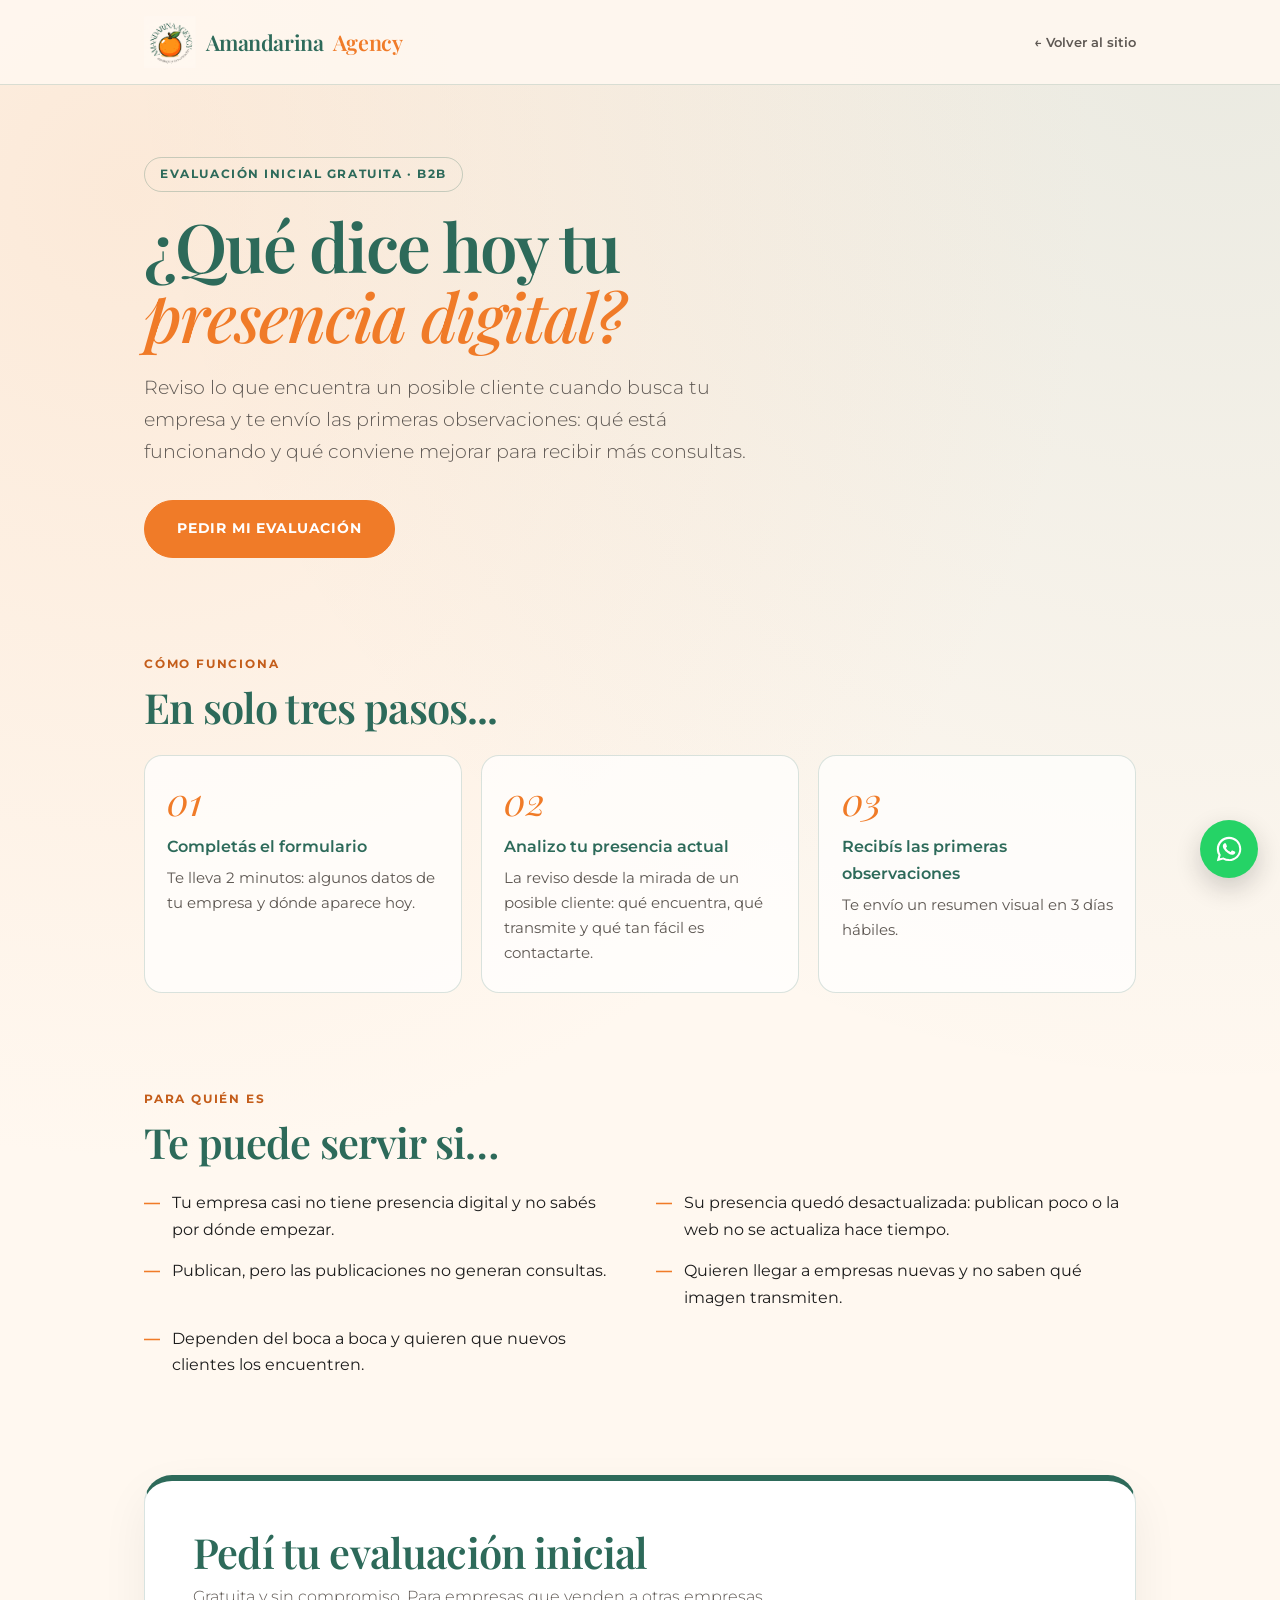
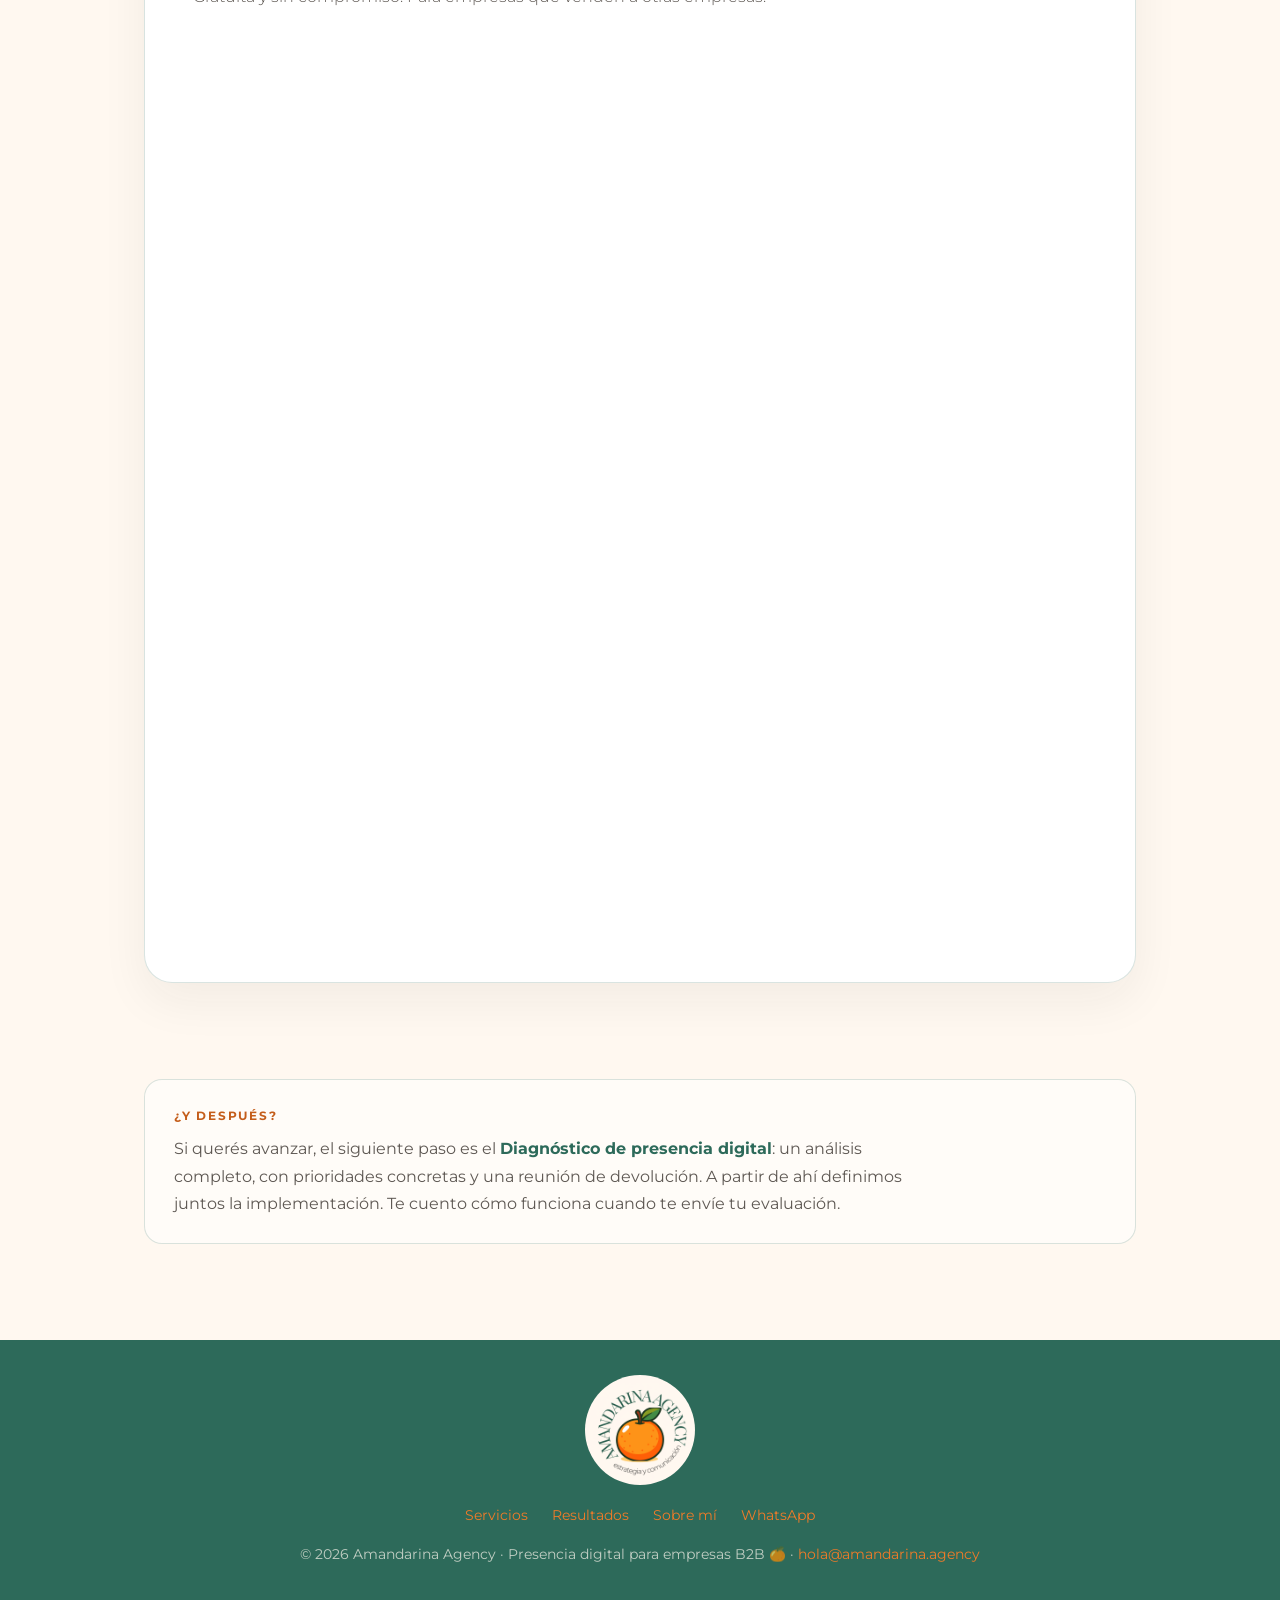
<file: evaluacion.html>
<!DOCTYPE html>
<html lang="es">
<head>
    <meta charset="UTF-8">
    <!-- Google tag (gtag.js) -->
    <script async src="https://www.googletagmanager.com/gtag/js?id=G-MLN0MWQ8W8"></script>
    <script>
      window.dataLayer = window.dataLayer || [];
      function gtag(){dataLayer.push(arguments);}
      gtag('js', new Date());
      gtag('config', 'G-MLN0MWQ8W8');
    </script>
    <meta name="viewport" content="width=device-width, initial-scale=1.0">
    <title>Evaluación inicial gratuita — Amandarina Agency</title>
    <meta name="description" content="Evaluación inicial gratuita: reviso qué encuentra hoy un posible cliente cuando busca tu empresa y te envío las primeras observaciones.">
    <link rel="icon" href="estrategia y comunicacion.png">
    <link rel="canonical" href="https://amandarina.agency/evaluacion">
    <meta property="og:title" content="Evaluación inicial gratuita · Amandarina Agency">
    <meta property="og:description" content="¿Qué dice hoy tu presencia digital? Reviso lo que encuentra un posible cliente cuando busca tu empresa y te envío las primeras observaciones.">
    <meta property="og:image" content="https://amandarina.agency/estrategia%20y%20comunicacion.png">
    <link rel="preconnect" href="https://fonts.googleapis.com">
    <link rel="preconnect" href="https://fonts.gstatic.com" crossorigin>
    <link href="https://fonts.googleapis.com/css2?family=Playfair+Display:ital,wght@0,400;0,600;1,500&family=Playfair+Display+SC:wght@400;700&family=Montserrat:wght@300;400;500;600;700&display=swap" rel="stylesheet">
    <style>
        :root {
            --color-bg: #FFF8F0;
            --color-text: #1C1C1C;
            --color-text-soft: #5E5853;
            --color-accent: #F07B28;
            --color-accent-dark: #C45D1A;
            --color-green: #2D6A5A;
            --color-border: rgba(45, 106, 90, 0.18);
            --font-heading: 'Playfair Display', Georgia, serif;
            --font-heading-sc: 'Playfair Display SC', Georgia, serif;
            --font-body: 'Montserrat', system-ui, sans-serif;
            --max-width: 1040px;
            --radius-lg: 28px;
            --radius-md: 18px;
        }
        *, *::before, *::after { box-sizing: border-box; margin: 0; padding: 0; }
        body {
            font-family: var(--font-body);
            color: var(--color-text);
            background:
                radial-gradient(circle at 10% 6%, rgba(246, 209, 177, 0.38), transparent 30%),
                radial-gradient(circle at 95% 0%, rgba(45, 106, 90, 0.10), transparent 32%),
                var(--color-bg);
            line-height: 1.7;
            font-size: 16px;
            -webkit-font-smoothing: antialiased;
        }
        a { color: var(--color-accent-dark); text-decoration: none; }
        a:hover { color: var(--color-green); }
        .container { max-width: var(--max-width); margin: 0 auto; padding: 0 1.5rem; }

        .nav { border-bottom: 1px solid var(--color-border); background: rgba(255, 248, 240, 0.9); }
        .nav-inner { max-width: var(--max-width); margin: 0 auto; padding: 1rem 1.5rem; display: flex; justify-content: space-between; align-items: center; gap: 1rem; }
        .nav-logo { font-family: var(--font-heading); font-size: 1.35rem; font-weight: 600; color: var(--color-green); letter-spacing: -0.02em; display: flex; align-items: center; gap: 0.6rem; }
        .nav-logo img { width: 52px; height: 52px; }
        .nav-logo span { color: var(--color-accent); }
        .nav-back { font-size: 0.82rem; font-weight: 600; color: var(--color-text-soft); }

        .hero { padding: 4.5rem 0 3rem; }
        .tag { display: inline-block; font-size: 0.75rem; font-weight: 700; letter-spacing: 0.13em; text-transform: uppercase; color: var(--color-green); padding: 0.4rem 0.95rem; border: 1px solid rgba(45, 106, 90, 0.25); border-radius: 50px; margin-bottom: 1.2rem; }
        h1 { font-family: var(--font-heading); font-weight: 600; font-size: clamp(2.3rem, 5.5vw, 4.2rem); line-height: 1.04; letter-spacing: -0.03em; color: var(--color-green); max-width: 820px; margin-bottom: 1.3rem; text-wrap: balance; }
        h1 em { color: var(--color-accent); font-weight: 500; }
        .hero-sub { font-size: clamp(1rem, 1.6vw, 1.18rem); font-weight: 300; color: var(--color-text-soft); max-width: 640px; margin-bottom: 2rem; }

        .btn { display: inline-flex; align-items: center; justify-content: center; padding: 1rem 2rem; min-height: 48px; background: var(--color-accent); color: #fff; font-family: var(--font-body); font-size: 0.86rem; font-weight: 700; letter-spacing: 0.06em; text-transform: uppercase; border: 1px solid var(--color-accent); border-radius: 50px; cursor: pointer; transition: all 0.3s ease; }
        .btn:hover { background: var(--color-accent-dark); border-color: var(--color-accent-dark); color: #fff; }
        .btn:disabled { opacity: 0.6; cursor: wait; }

        .section { padding: 3rem 0; }
        .label { font-size: 0.75rem; font-weight: 700; letter-spacing: 0.15em; text-transform: uppercase; color: var(--color-accent-dark); margin-bottom: 0.6rem; }
        h2 { font-family: var(--font-heading); font-weight: 600; font-size: clamp(1.8rem, 3.6vw, 2.6rem); line-height: 1.1; color: var(--color-green); margin-bottom: 1.6rem; letter-spacing: -0.02em; }

        .steps { display: grid; grid-template-columns: repeat(3, minmax(0, 1fr)); gap: 1.2rem; }
        .step { background: rgba(255, 255, 255, 0.7); border: 1px solid var(--color-border); border-radius: var(--radius-md); padding: 1.6rem 1.4rem; }
        .step-number { font-family: var(--font-heading); font-style: italic; font-size: 2.4rem; line-height: 1; color: var(--color-accent); margin-bottom: 0.8rem; }
        .step h3 { font-size: 1rem; font-weight: 600; color: var(--color-green); margin-bottom: 0.4rem; }
        .step p { font-size: 0.92rem; color: var(--color-text-soft); font-weight: 400; }

        .fit { display: grid; grid-template-columns: repeat(2, minmax(0, 1fr)); gap: 0.9rem 2rem; list-style: none; }
        .fit li { display: flex; gap: 0.75rem; font-size: 0.98rem; color: var(--color-text); }
        .fit li::before { content: '—'; color: var(--color-accent); font-weight: 700; flex-shrink: 0; }

        .form-wrap { background: #FFFFFF; border: 1px solid var(--color-border); border-top: 6px solid var(--color-green); border-radius: var(--radius-lg); padding: clamp(1.8rem, 4vw, 3rem); box-shadow: 0 18px 48px rgba(28,28,28,0.06); }
        .form-wrap h2 { margin-bottom: 0.5rem; }
        .form-wrap .form-intro { color: var(--color-text-soft); margin-bottom: 1.5rem; font-weight: 300; }
        .form-wrap iframe { display: block; width: 100%; border: 0; }
        form { display: grid; grid-template-columns: repeat(2, minmax(0, 1fr)); gap: 1.2rem 1.4rem; }
        .field { display: flex; flex-direction: column; gap: 0.4rem; }
        .field.full { grid-column: 1 / -1; }
        label, legend { font-size: 0.85rem; font-weight: 600; color: var(--color-bg); }
        .hint { font-weight: 400; color: rgba(255, 248, 240, 0.72); }
        input[type="text"], input[type="email"], input[type="tel"], input[type="url"], textarea {
            width: 100%; font-family: var(--font-body); font-size: 0.95rem; color: var(--color-text);
            background: var(--color-bg); border: 1px solid transparent; border-radius: 12px; padding: 0.8rem 1rem; min-height: 48px;
        }
        textarea { min-height: 110px; resize: vertical; }
        input:focus, textarea:focus { outline: 3px solid var(--color-accent); outline-offset: 1px; }
        fieldset { border: none; display: flex; flex-direction: column; gap: 0.55rem; }
        .radio { display: flex; align-items: center; gap: 0.7rem; font-size: 0.95rem; font-weight: 400; cursor: pointer; min-height: 32px; }
        .radio input { width: 18px; height: 18px; accent-color: var(--color-accent); }
        .form-footer { grid-column: 1 / -1; display: flex; flex-wrap: wrap; align-items: center; gap: 1rem 1.6rem; margin-top: 0.4rem; }
        .form-note { font-size: 0.82rem; color: rgba(255, 248, 240, 0.78); max-width: 460px; }
        .form-status { grid-column: 1 / -1; font-size: 0.95rem; }
        .success { display: none; text-align: center; padding: 2rem 1rem; }
        .success h3 { font-family: var(--font-heading); font-size: 1.9rem; font-weight: 600; margin-bottom: 0.6rem; }
        .success p { color: rgba(255, 248, 240, 0.85); max-width: 520px; margin: 0 auto; }

        .next { border: 1px solid var(--color-border); border-radius: var(--radius-md); padding: 1.6rem 1.8rem; background: rgba(255, 255, 255, 0.55); }
        .next p { color: var(--color-text-soft); max-width: 760px; }
        .next strong { color: var(--color-green); }

        .proof-mini { margin-top: 2.2rem; display: flex; align-items: center; gap: 1.4rem; padding: 1.3rem 1.6rem; border: 1px solid var(--color-border); border-radius: var(--radius-md); background: rgba(255, 255, 255, 0.55); }
        .proof-mini-num { font-family: var(--font-heading); font-size: 2.8rem; line-height: 1; font-weight: 600; color: var(--color-accent); flex-shrink: 0; }
        .proof-mini p { color: var(--color-text-soft); font-size: 0.95rem; }
        .proof-mini strong { color: var(--color-green); }
        .proof-mini a { font-weight: 600; white-space: nowrap; }
        .footer-logo { width: 110px; height: 110px; border-radius: 50%; margin: 0 auto 1.2rem; display: block; }
        .footer-links { display: flex; gap: 1.5rem; justify-content: center; margin-bottom: 1rem; list-style: none; flex-wrap: wrap; }
        .footer { margin-top: 3rem; background: var(--color-green); color: rgba(255, 248, 240, 0.7); padding: 2.2rem 1.5rem; text-align: center; font-size: 0.85rem; }
        .footer a { color: var(--color-accent); }

        .wa-float {
            position: fixed; right: 22px; bottom: 22px; z-index: 90;
            width: 58px; height: 58px; border-radius: 50%;
            background: #25D366; color: #fff;
            display: flex; align-items: center; justify-content: center;
            box-shadow: 0 10px 26px rgba(28, 28, 28, 0.20);
            transition: transform 0.25s ease, box-shadow 0.25s ease;
        }
        .wa-float:hover { color: #fff; transform: translateY(-3px); box-shadow: 0 14px 32px rgba(28, 28, 28, 0.26); }
        .wa-float:focus-visible { outline: 3px solid var(--color-accent); outline-offset: 3px; }
        .wa-float svg { width: 30px; height: 30px; fill: currentColor; }
        @media (max-width: 520px) { .wa-float { right: 16px; bottom: 16px; width: 54px; height: 54px; } }
        @media (max-width: 760px) {
            .steps, .fit, form { grid-template-columns: 1fr; }
            .proof-mini { flex-direction: column; align-items: flex-start; }
            .hero { padding-top: 3rem; }
        }
    </style>
</head>
<body>

    <nav class="nav">
        <div class="nav-inner">
            <a href="index.html" class="nav-logo"><img src="estrategia y comunicacion.png" alt="">Amandarina <span>Agency</span></a>
            <a href="index.html" class="nav-back">← Volver al sitio</a>
        </div>
    </nav>

    <main>
        <section class="hero">
            <div class="container">
                <div class="tag">Evaluación inicial gratuita · B2B</div>
                <h1>¿Qué dice hoy tu <em>presencia digital?</em></h1>
                <p class="hero-sub">Reviso lo que encuentra un posible cliente cuando busca tu empresa y te envío las primeras observaciones: qué está funcionando y qué conviene mejorar para recibir más consultas.</p>
                <a href="#formulario" class="btn">Pedir mi evaluación</a>
            </div>
        </section>

        <section class="section">
            <div class="container">
                <div class="label">Cómo funciona</div>
                <h2>En solo tres pasos...</h2>
                <div class="steps">
                    <div class="step">
                        <div class="step-number">01</div>
                        <h3>Completás el formulario</h3>
                        <p>Te lleva 2 minutos: algunos datos de tu empresa y dónde aparece hoy.</p>
                    </div>
                    <div class="step">
                        <div class="step-number">02</div>
                        <h3>Analizo tu presencia actual</h3>
                        <p>La reviso desde la mirada de un posible cliente: qué encuentra, qué transmite y qué tan fácil es contactarte.</p>
                    </div>
                    <div class="step">
                        <div class="step-number">03</div>
                        <h3>Recibís las primeras observaciones</h3>
                        <p>Te envío un resumen visual en 3 días hábiles.</p>
                    </div>
                </div>
            </div>
        </section>

        <section class="section">
            <div class="container">
                <div class="label">Para quién es</div>
                <h2>Te puede servir si…</h2>
                <ul class="fit">
                    <li>Tu empresa casi no tiene presencia digital y no sabés por dónde empezar.</li>
                    <li>Su presencia quedó desactualizada: publican poco o la web no se actualiza hace tiempo.</li>
                    <li>Publican, pero las publicaciones no generan consultas.</li>
                    <li>Quieren llegar a empresas nuevas y no saben qué imagen transmiten.</li>
                    <li>Dependen del boca a boca y quieren que nuevos clientes los encuentren.</li>
                </ul>
            </div>
        </section>

        <section class="section" id="formulario">
            <div class="container">
                <div class="form-wrap">
                    <h2>Pedí tu evaluación inicial</h2>
                    <p class="form-intro">Gratuita y sin compromiso. Para empresas que venden a otras empresas.</p>
                    <iframe data-tally-src="https://tally.so/embed/kdV4Rd?alignLeft=1&amp;hideTitle=1&amp;transparentBackground=1&amp;dynamicHeight=1" loading="lazy" width="100%" height="900" frameborder="0" marginheight="0" marginwidth="0" title="Evaluación inicial gratuita"></iframe>
                </div>
            </div>
        </section>

        <section class="section">
            <div class="container">
                <div class="next">
                    <div class="label">¿Y después?</div>
                    <p>Si querés avanzar, el siguiente paso es el <strong>Diagnóstico de presencia digital</strong>: un análisis completo, con prioridades concretas y una reunión de devolución. A partir de ahí definimos juntos la implementación. Te cuento cómo funciona cuando te envíe tu evaluación.</p>
                </div>
            </div>
        </section>
    </main>

    <footer class="footer">
        <img src="estrategia y comunicacion.png" alt="Amandarina Agency" class="footer-logo">
        <ul class="footer-links">
            <li><a href="index.html#servicios">Servicios</a></li>
            <li><a href="index.html#clientes">Resultados</a></li>
            <li><a href="index.html#sobre-mi">Sobre mí</a></li>
            <li><a href="https://wa.me/5492994624587" target="_blank" rel="noopener noreferrer">WhatsApp</a></li>
        </ul>
        <p>© 2026 Amandarina Agency · Presencia digital para empresas B2B 🍊 · <a href="mailto:hola@amandarina.agency">hola@amandarina.agency</a></p>
    </footer>

    <a class="wa-float" href="https://wa.me/5492994624587?text=Hola%20Amanda%2C%20quisiera%20consultar%20por%20la%20presencia%20digital%20de%20mi%20empresa." target="_blank" rel="noopener noreferrer" aria-label="Escribir por WhatsApp">
        <svg viewBox="0 0 32 32" aria-hidden="true"><path d="M16.04 3C8.85 3 3 8.83 3 16.01c0 2.3.6 4.54 1.75 6.52L3 29l6.65-1.74a13.02 13.02 0 0 0 6.39 1.63h.01c7.19 0 13.04-5.84 13.04-13.02C29.09 8.83 23.23 3 16.04 3zm0 23.7h-.01a10.8 10.8 0 0 1-5.5-1.5l-.4-.24-3.95 1.03 1.05-3.84-.26-.4a10.7 10.7 0 0 1-1.65-5.74c0-5.95 4.85-10.8 10.82-10.8 2.89 0 5.6 1.12 7.64 3.17a10.7 10.7 0 0 1 3.16 7.64c0 5.96-4.85 10.79-10.9 10.79zm5.93-8.08c-.32-.16-1.93-.95-2.23-1.06-.3-.11-.52-.16-.73.16-.22.32-.84 1.06-1.03 1.27-.19.22-.38.24-.7.08-.33-.16-1.38-.51-2.62-1.62-.97-.86-1.62-1.93-1.81-2.25-.19-.33-.02-.5.14-.66.15-.15.33-.38.49-.57.16-.19.22-.33.33-.54.1-.22.05-.41-.03-.57-.08-.16-.73-1.76-1-2.41-.26-.63-.53-.55-.73-.56h-.62c-.22 0-.57.08-.87.41-.3.32-1.14 1.11-1.14 2.71s1.17 3.15 1.33 3.36c.16.22 2.3 3.5 5.57 4.91.78.34 1.39.54 1.86.69.78.25 1.5.21 2.06.13.63-.09 1.93-.79 2.2-1.55.27-.76.27-1.42.19-1.55-.08-.14-.3-.22-.62-.38z"/></svg>
    </a>
    <script>
        var d = document, w = "https://tally.so/widgets/embed.js";
        var v = function () { if (typeof Tally !== "undefined") { Tally.loadEmbeds(); } else { d.querySelectorAll("iframe[data-tally-src]:not([src])").forEach(function (e) { e.src = e.dataset.tallySrc; }); } };
        if (typeof Tally !== "undefined") { v(); } else if (d.querySelector('script[src="' + w + '"]') == null) { var s = d.createElement("script"); s.src = w; s.onload = v; s.onerror = v; d.body.appendChild(s); }
    </script>
<script>
/* Eventos de Google Analytics: clics en evaluación y WhatsApp */
document.addEventListener('click', function (e) {
    var a = e.target.closest('a');
    if (!a || typeof gtag !== 'function') return;
    var href = a.getAttribute('href') || '';
    if (href.indexOf('evaluacion') !== -1 || href === '#formulario') {
        gtag('event', 'clic_evaluacion', { ubicacion: a.closest('section, nav, footer') ? (a.closest('section, nav, footer').id || a.closest('section, nav, footer').className) : 'otro' });
    } else if (href.indexOf('wa.me') !== -1) {
        gtag('event', 'clic_whatsapp', { ubicacion: a.classList.contains('wa-float') ? 'boton_flotante' : 'enlace' });
    }
});
</script>
<script>
/* Evento de Google Analytics: formulario de Tally enviado */
window.addEventListener('message', function (e) {
    if (typeof e.data !== 'string' || e.data.indexOf('Tally.FormSubmitted') === -1) return;
    if (typeof gtag === 'function') gtag('event', 'generate_lead', { formulario: 'evaluacion_inicial' });
});
</script>
</body>
</html>
</file>
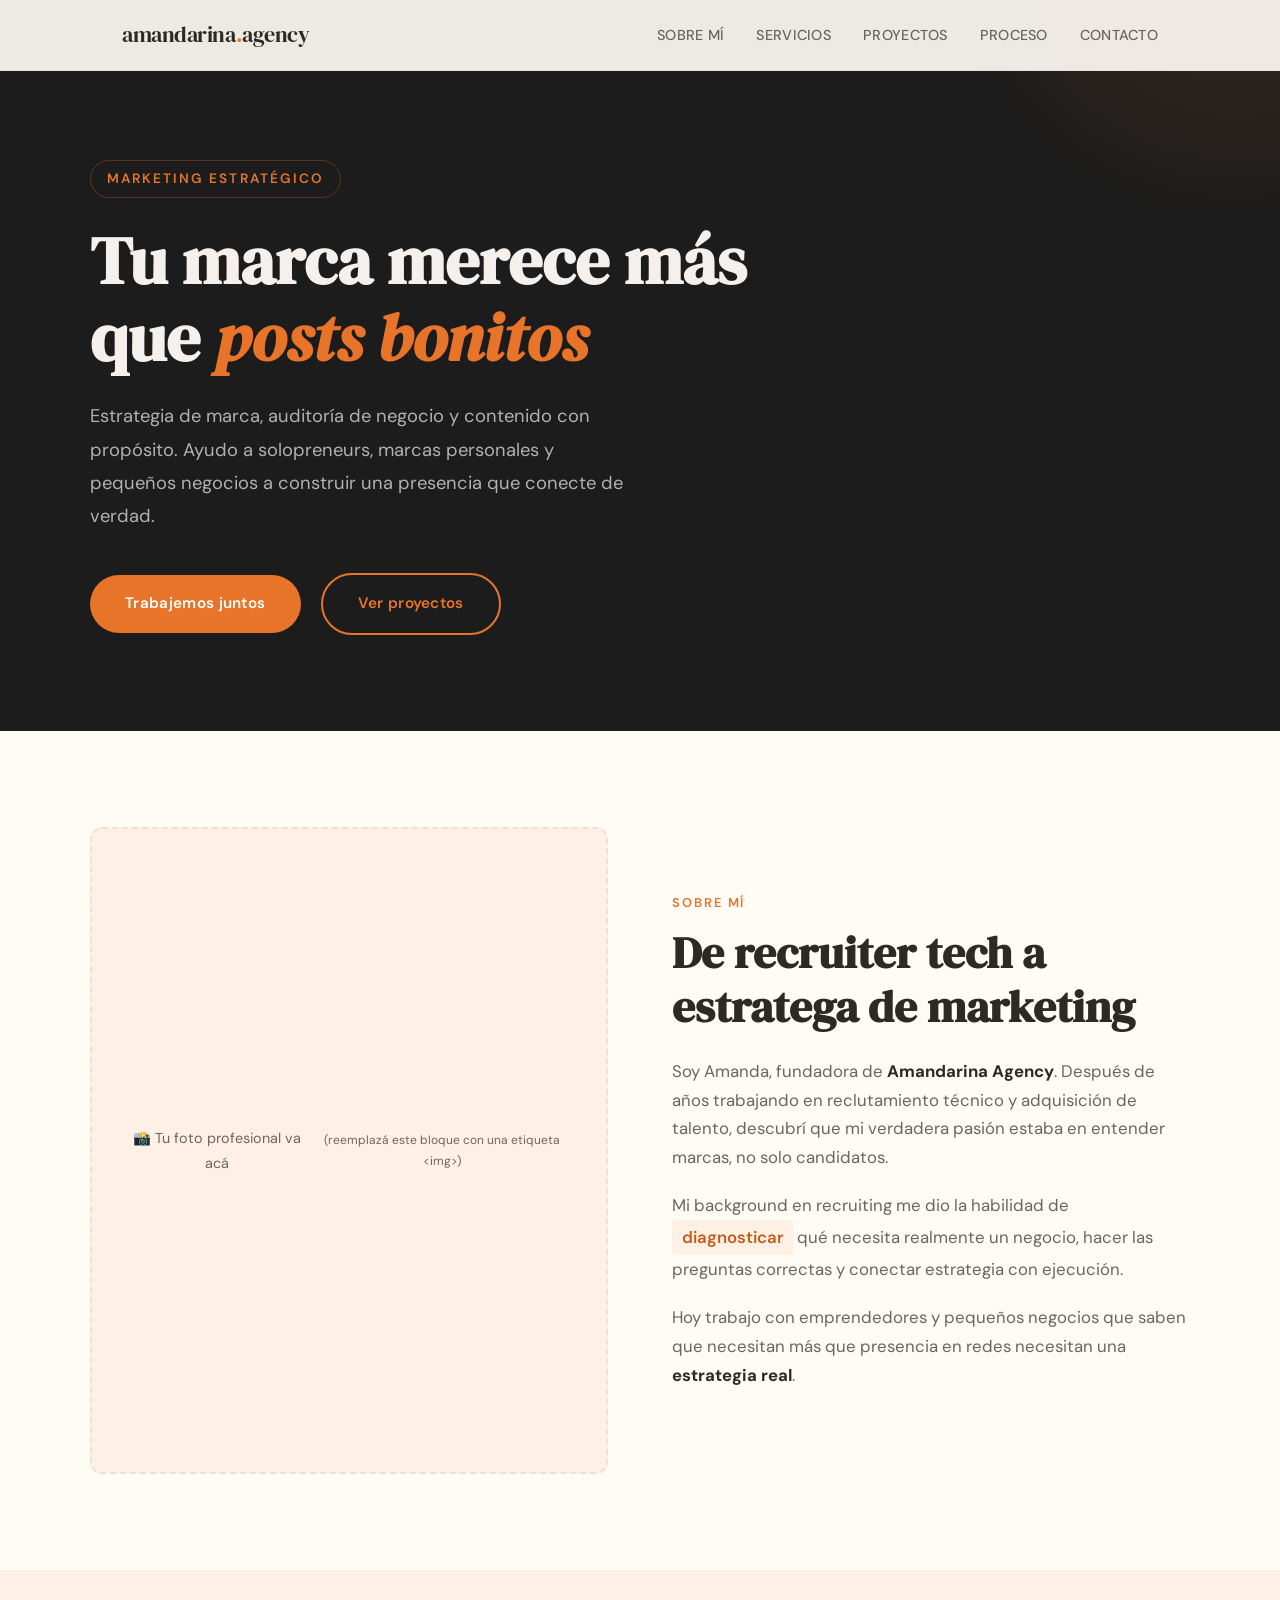
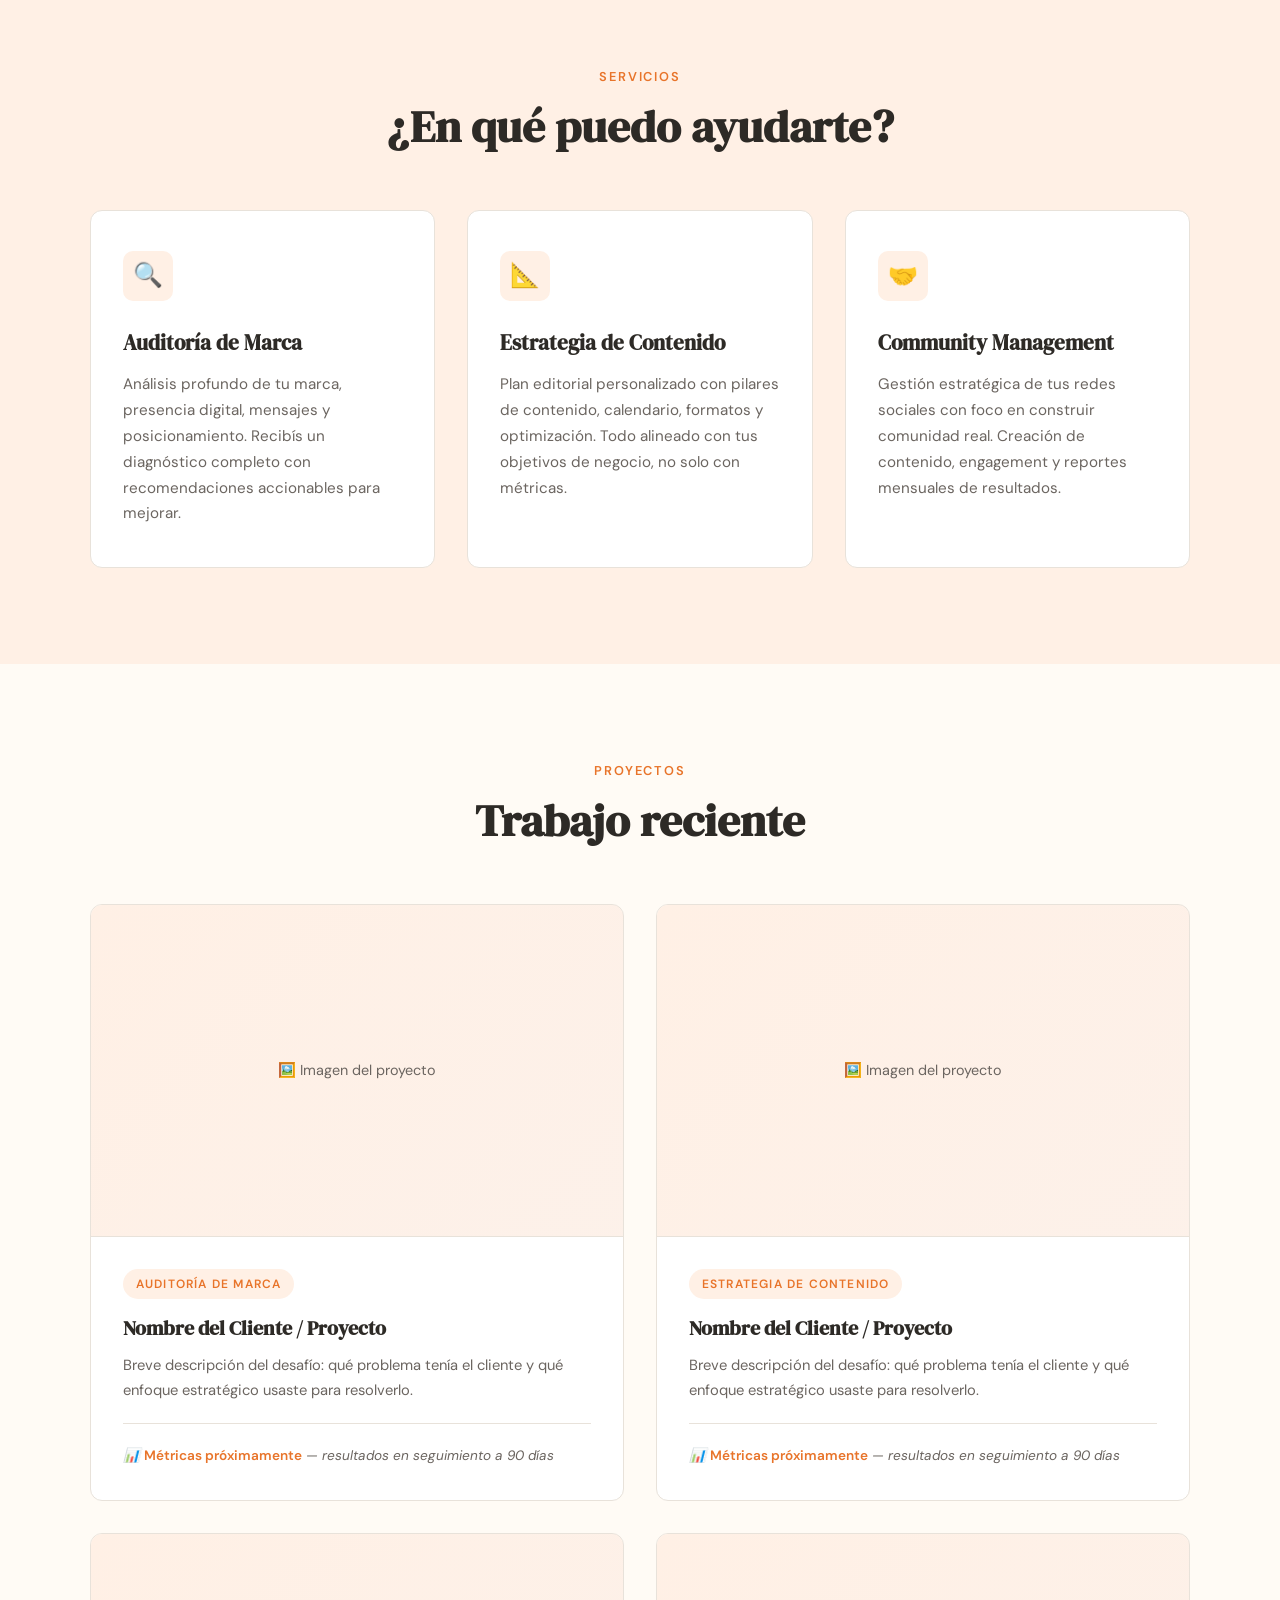
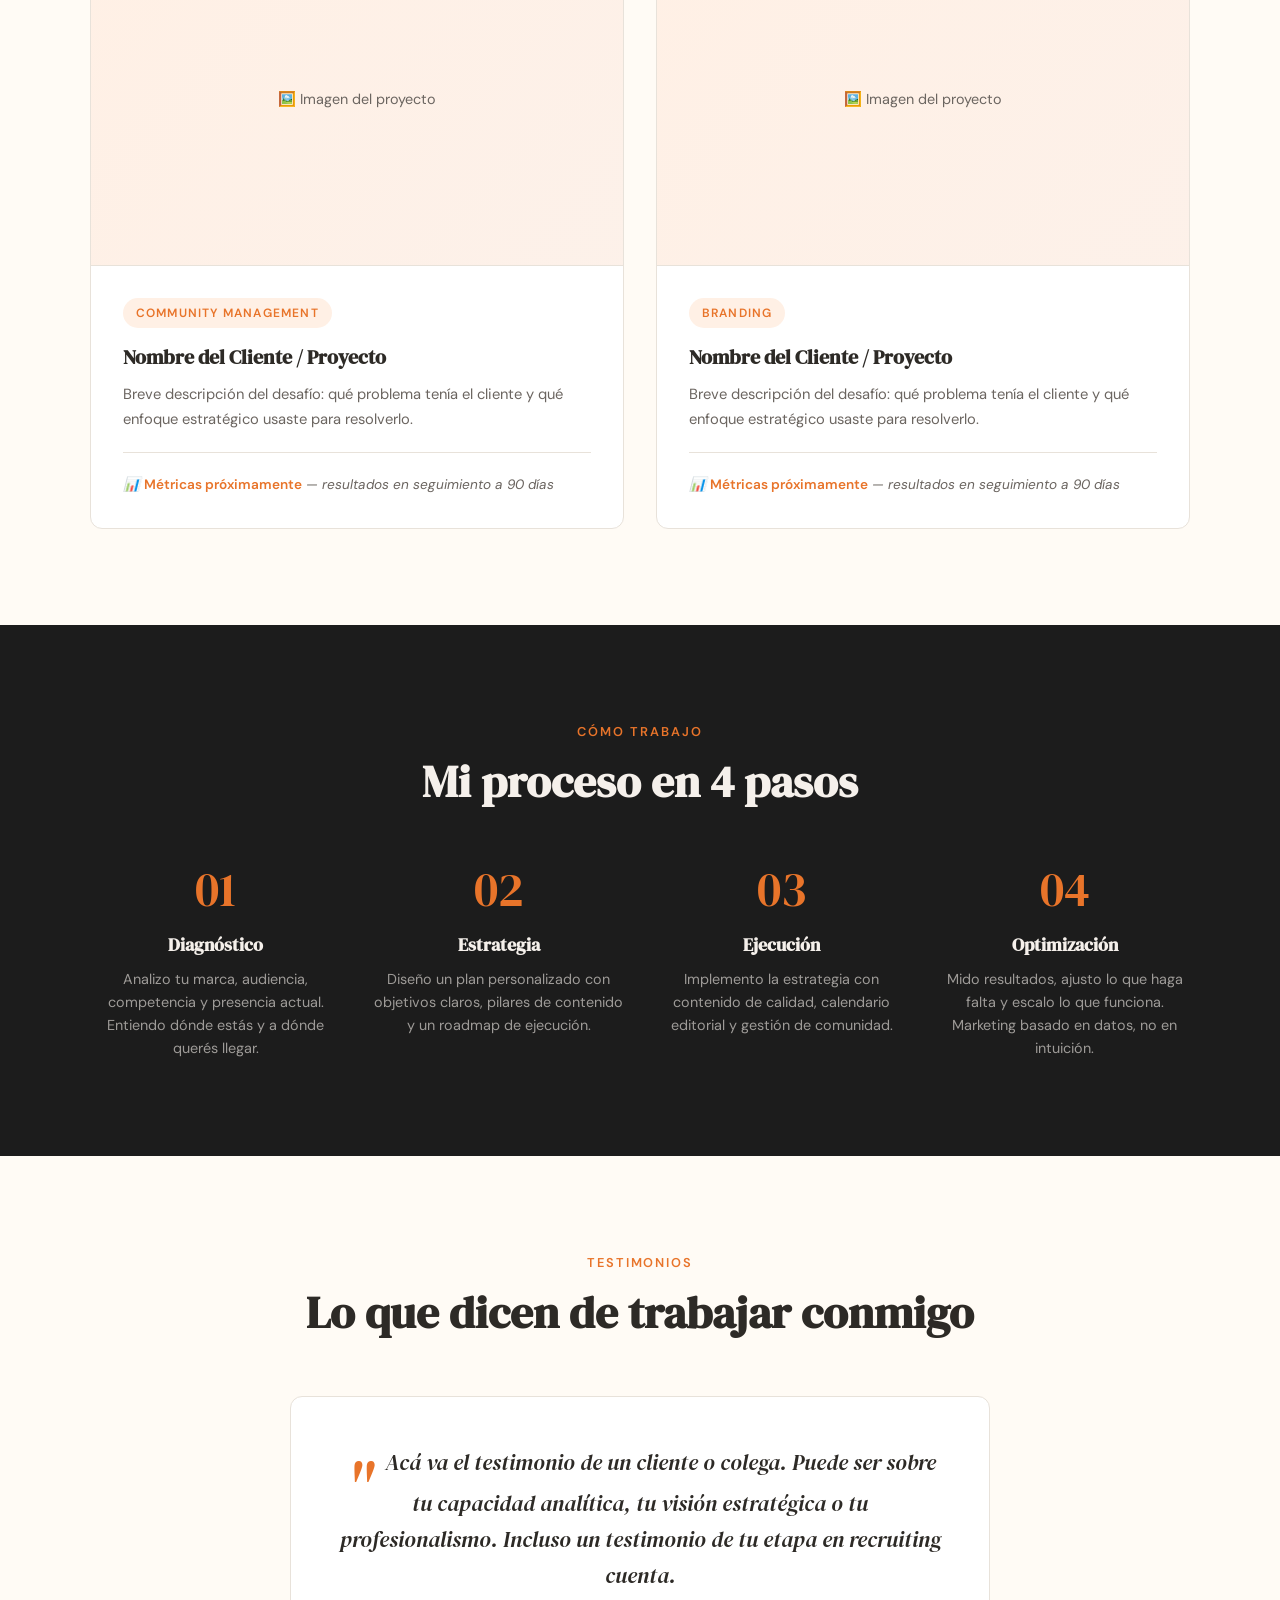
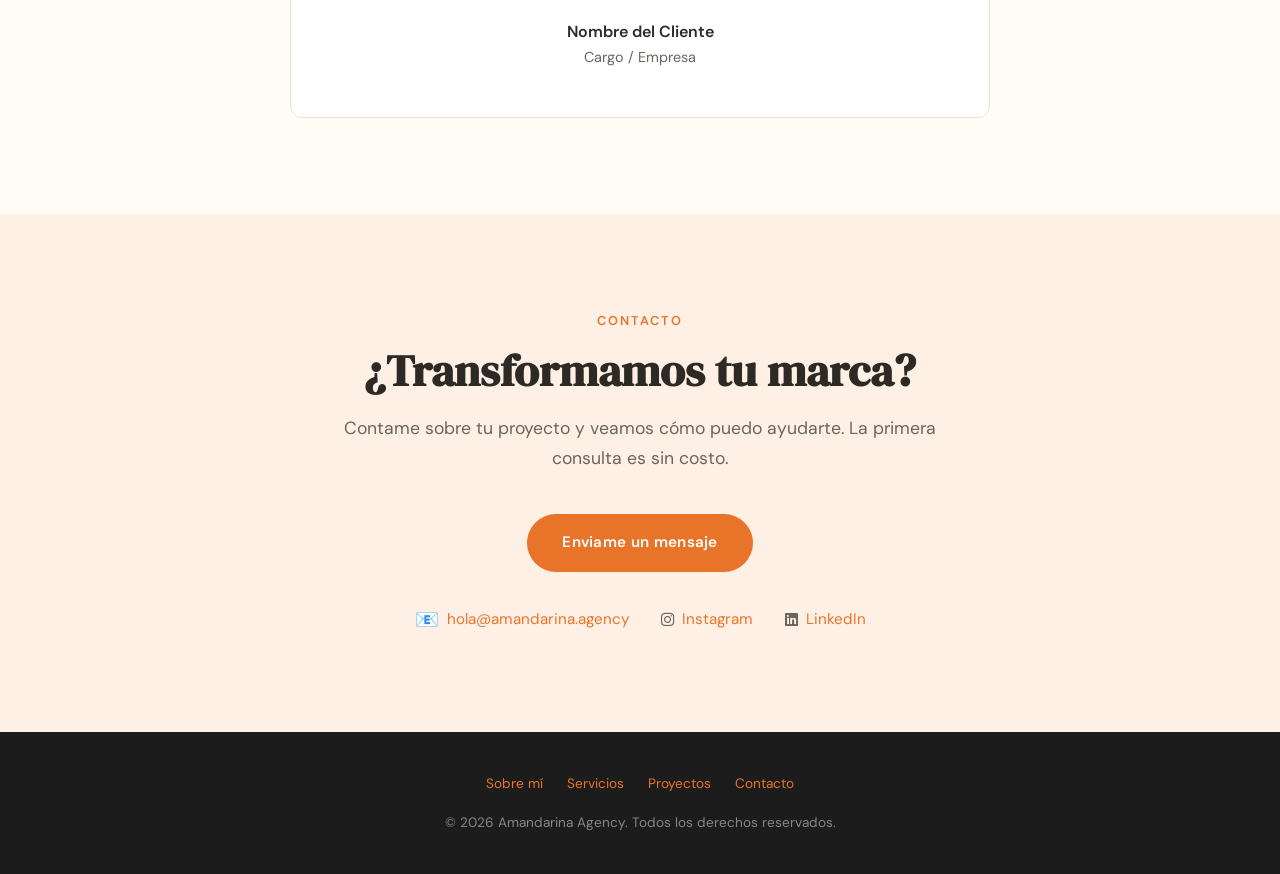
<file: index-backup.html>
<!DOCTYPE html>
<html lang="es">
<head>
    <meta charset="UTF-8">
    <meta name="viewport" content="width=device-width, initial-scale=1.0">
    <title>Amandarina Agency — Marketing Estratégico</title>
    <meta name="description" content="Amandarina Agency — Estrategia de marca, auditoría de negocio y contenido para solopreneurs, marcas personales, PyMEs y startups.">
    <link rel="preconnect" href="https://fonts.googleapis.com">
    <link rel="preconnect" href="https://fonts.gstatic.com" crossorigin>
    <link href="https://fonts.googleapis.com/css2?family=DM+Serif+Display:ital@0;1&family=DM+Sans:ital,wght@0,300;0,400;0,500;0,600;0,700;1,400&display=swap" rel="stylesheet">
    <style>
        /* ============================================
           🍊 AMANDARINA — GUÍA DE PERSONALIZACIÓN
           ============================================
           Para cambiar colores, tipografía o espaciado,
           solo editá las variables de abajo.
           No necesitás tocar nada más del CSS.
           ============================================ */
        :root {
            /* --- COLORES PRINCIPALES --- */
            --color-bg:         #FFFBF5;       /* Fondo general (crema cálido) */
            --color-text:       #2D2A26;       /* Texto principal (marrón oscuro) */
            --color-text-soft:  #6B6560;       /* Texto secundario */
            --color-accent:     #E8742A;       /* Naranja Amandarina — tu color estrella */
            --color-accent-soft:#FFF0E5;       /* Naranja suave para fondos */
            --color-accent-dark:#C45D1A;       /* Naranja oscuro para hover */
            --color-dark:       #1C1C1C;       /* Fondo oscuro (hero, footer) */
            --color-dark-text:  #F5F0EB;       /* Texto sobre fondo oscuro */
            --color-border:     #E8E2DA;       /* Bordes y separadores */
            --color-card-bg:    #FFFFFF;       /* Fondo de tarjetas */

            /* --- TIPOGRAFÍA --- */
            --font-heading: 'DM Serif Display', Georgia, serif;
            --font-body:    'DM Sans', system-ui, sans-serif;

            /* --- ESPACIADO — */
            --section-padding: 6rem 2rem;
            --max-width: 1100px;
            --radius: 12px;
        }

        /* ============================================
           RESET & BASE
           ============================================ */
        *, *::before, *::after { box-sizing: border-box; margin: 0; padding: 0; }

        html { scroll-behavior: smooth; }

        body {
            font-family: var(--font-body);
            color: var(--color-text);
            background: var(--color-bg);
            line-height: 1.7;
            font-size: 16px;
            -webkit-font-smoothing: antialiased;
        }

        img { max-width: 100%; display: block; }
        a { color: var(--color-accent); text-decoration: none; transition: color 0.3s; }
        a:hover { color: var(--color-accent-dark); }

        .container { max-width: var(--max-width); margin: 0 auto; }

        /* ============================================
           ANIMACIONES DE ENTRADA
           ============================================ */
        @keyframes fadeUp {
            from { opacity: 0; transform: translateY(30px); }
            to   { opacity: 1; transform: translateY(0); }
        }
        @keyframes fadeIn {
            from { opacity: 0; }
            to   { opacity: 1; }
        }
        .animate-up {
            opacity: 0;
            animation: fadeUp 0.8s ease forwards;
        }
        .delay-1 { animation-delay: 0.1s; }
        .delay-2 { animation-delay: 0.25s; }
        .delay-3 { animation-delay: 0.4s; }
        .delay-4 { animation-delay: 0.55s; }

        /* ============================================
           NAVEGACIÓN
           ============================================ */
        .nav {
            position: fixed;
            top: 0; left: 0; right: 0;
            z-index: 100;
            background: rgba(255, 251, 245, 0.92);
            backdrop-filter: blur(12px);
            border-bottom: 1px solid var(--color-border);
            transition: box-shadow 0.3s;
        }
        .nav.scrolled { box-shadow: 0 2px 20px rgba(0,0,0,0.06); }
        .nav-inner {
            max-width: var(--max-width);
            margin: 0 auto;
            padding: 1rem 2rem;
            display: flex;
            align-items: center;
            justify-content: space-between;
        }
        .nav-logo {
            font-family: var(--font-heading);
            font-size: 1.4rem;
            color: var(--color-text);
            letter-spacing: -0.02em;
        }
        .nav-logo span { color: var(--color-accent); }
        .nav-links { display: flex; gap: 2rem; list-style: none; }
        .nav-links a {
            color: var(--color-text-soft);
            font-size: 0.9rem;
            font-weight: 500;
            letter-spacing: 0.02em;
            text-transform: uppercase;
            transition: color 0.3s;
        }
        .nav-links a:hover { color: var(--color-accent); }

        /* Mobile hamburger */
        .nav-toggle { display: none; background: none; border: none; cursor: pointer; padding: 0.5rem; }
        .nav-toggle span {
            display: block; width: 24px; height: 2px;
            background: var(--color-text); margin: 5px 0;
            transition: all 0.3s;
        }

        @media (max-width: 768px) {
            .nav-toggle { display: block; }
            .nav-links {
                position: fixed; top: 0; right: -100%;
                width: 70%; height: 100vh;
                background: var(--color-bg);
                flex-direction: column;
                padding: 5rem 2rem;
                gap: 1.5rem;
                transition: right 0.4s ease;
                box-shadow: -4px 0 20px rgba(0,0,0,0.1);
            }
            .nav-links.open { right: 0; }
            .nav-links a { font-size: 1.1rem; }
        }

        /* ============================================
           HERO
           ============================================ */
        .hero {
            background: var(--color-dark);
            color: var(--color-dark-text);
            padding: 10rem 2rem 6rem;
            position: relative;
            overflow: hidden;
        }
        .hero::before {
            content: '';
            position: absolute;
            top: -50%; right: -20%;
            width: 600px; height: 600px;
            background: radial-gradient(circle, rgba(232, 116, 42, 0.15) 0%, transparent 70%);
            border-radius: 50%;
            pointer-events: none;
        }
        .hero-content {
            max-width: var(--max-width);
            margin: 0 auto;
            position: relative;
        }
        .hero-tag {
            display: inline-block;
            font-size: 0.85rem;
            font-weight: 600;
            letter-spacing: 0.15em;
            text-transform: uppercase;
            color: var(--color-accent);
            margin-bottom: 1.5rem;
            padding: 0.4rem 1rem;
            border: 1px solid rgba(232, 116, 42, 0.3);
            border-radius: 50px;
        }
        .hero h1 {
            font-family: var(--font-heading);
            font-size: clamp(2.5rem, 6vw, 4.2rem);
            line-height: 1.15;
            margin-bottom: 1.5rem;
            max-width: 700px;
        }
        .hero h1 em {
            font-style: italic;
            color: var(--color-accent);
        }
        .hero-sub {
            font-size: 1.15rem;
            color: rgba(245, 240, 235, 0.7);
            max-width: 550px;
            margin-bottom: 2.5rem;
            line-height: 1.8;
        }
        .btn {
            display: inline-block;
            padding: 1rem 2.2rem;
            background: var(--color-accent);
            color: #fff;
            font-family: var(--font-body);
            font-size: 0.95rem;
            font-weight: 600;
            border-radius: 50px;
            border: none;
            cursor: pointer;
            transition: all 0.3s;
            letter-spacing: 0.02em;
        }
        .btn:hover {
            background: var(--color-accent-dark);
            color: #fff;
            transform: translateY(-2px);
            box-shadow: 0 8px 25px rgba(232, 116, 42, 0.3);
        }
        .btn-outline {
            background: transparent;
            border: 2px solid var(--color-accent);
            color: var(--color-accent);
            margin-left: 1rem;
        }
        .btn-outline:hover {
            background: var(--color-accent);
            color: #fff;
        }

        /* ============================================
           SECCIÓN: SOBRE MÍ
           ============================================ */
        .about { padding: var(--section-padding); }
        .section-label {
            font-size: 0.8rem;
            font-weight: 600;
            letter-spacing: 0.15em;
            text-transform: uppercase;
            color: var(--color-accent);
            margin-bottom: 0.75rem;
        }
        .section-title {
            font-family: var(--font-heading);
            font-size: clamp(2rem, 4vw, 2.8rem);
            margin-bottom: 1.5rem;
            line-height: 1.2;
        }
        .about-grid {
            display: grid;
            grid-template-columns: 1fr 1fr;
            gap: 4rem;
            align-items: center;
        }
        .about-image {
            aspect-ratio: 4/5;
            background: var(--color-accent-soft);
            border-radius: var(--radius);
            display: flex;
            align-items: center;
            justify-content: center;
            font-size: 0.9rem;
            color: var(--color-text-soft);
            border: 2px dashed var(--color-border);
            text-align: center;
            padding: 2rem;
        }
        .about-text p {
            color: var(--color-text-soft);
            margin-bottom: 1.25rem;
            font-size: 1.05rem;
        }
        .about-text strong { color: var(--color-text); }
        .about-highlight {
            display: inline-block;
            background: var(--color-accent-soft);
            color: var(--color-accent-dark);
            padding: 0.2rem 0.6rem;
            border-radius: 4px;
            font-weight: 600;
        }

        @media (max-width: 768px) {
            .about-grid { grid-template-columns: 1fr; gap: 2rem; }
        }

        /* ============================================
           SECCIÓN: SERVICIOS
           ============================================ */
        .services {
            padding: var(--section-padding);
            background: var(--color-accent-soft);
        }
        .services-header { text-align: center; margin-bottom: 3.5rem; }
        .services-grid {
            display: grid;
            grid-template-columns: repeat(3, 1fr);
            gap: 2rem;
        }
        .service-card {
            background: var(--color-card-bg);
            border-radius: var(--radius);
            padding: 2.5rem 2rem;
            border: 1px solid var(--color-border);
            transition: all 0.3s;
            position: relative;
            overflow: hidden;
        }
        .service-card::before {
            content: '';
            position: absolute;
            top: 0; left: 0; right: 0;
            height: 4px;
            background: var(--color-accent);
            transform: scaleX(0);
            transform-origin: left;
            transition: transform 0.4s ease;
        }
        .service-card:hover::before { transform: scaleX(1); }
        .service-card:hover {
            transform: translateY(-4px);
            box-shadow: 0 12px 30px rgba(0,0,0,0.06);
        }
        .service-icon {
            width: 50px; height: 50px;
            background: var(--color-accent-soft);
            border-radius: 10px;
            display: flex;
            align-items: center;
            justify-content: center;
            font-size: 1.5rem;
            margin-bottom: 1.5rem;
        }
        .service-card h3 {
            font-family: var(--font-heading);
            font-size: 1.3rem;
            margin-bottom: 0.75rem;
        }
        .service-card p {
            color: var(--color-text-soft);
            font-size: 0.95rem;
            line-height: 1.7;
        }

        @media (max-width: 768px) {
            .services-grid { grid-template-columns: 1fr; }
        }

        /* ============================================
           SECCIÓN: PROYECTOS / PORTFOLIO
           ============================================ */
        .projects { padding: var(--section-padding); }
        .projects-header { text-align: center; margin-bottom: 3.5rem; }
        .projects-grid {
            display: grid;
            grid-template-columns: repeat(2, 1fr);
            gap: 2rem;
        }
        .project-card {
            background: var(--color-card-bg);
            border: 1px solid var(--color-border);
            border-radius: var(--radius);
            overflow: hidden;
            transition: all 0.3s;
        }
        .project-card:hover {
            transform: translateY(-4px);
            box-shadow: 0 12px 30px rgba(0,0,0,0.06);
        }
        .project-image {
            aspect-ratio: 16/10;
            background: linear-gradient(135deg, var(--color-accent-soft), rgba(232, 116, 42, 0.1));
            display: flex;
            align-items: center;
            justify-content: center;
            font-size: 0.9rem;
            color: var(--color-text-soft);
            text-align: center;
            padding: 1rem;
            border-bottom: 1px solid var(--color-border);
        }
        .project-content { padding: 2rem; }
        .project-tag {
            display: inline-block;
            font-size: 0.75rem;
            font-weight: 600;
            letter-spacing: 0.1em;
            text-transform: uppercase;
            color: var(--color-accent);
            background: var(--color-accent-soft);
            padding: 0.3rem 0.8rem;
            border-radius: 50px;
            margin-bottom: 0.75rem;
        }
        .project-content h3 {
            font-family: var(--font-heading);
            font-size: 1.25rem;
            margin-bottom: 0.5rem;
        }
        .project-content p {
            color: var(--color-text-soft);
            font-size: 0.92rem;
            line-height: 1.7;
        }
        .project-metrics {
            margin-top: 1.25rem;
            padding-top: 1.25rem;
            border-top: 1px solid var(--color-border);
            font-size: 0.85rem;
            color: var(--color-text-soft);
            font-style: italic;
        }
        .project-metrics span {
            color: var(--color-accent);
            font-weight: 600;
            font-style: normal;
        }

        @media (max-width: 768px) {
            .projects-grid { grid-template-columns: 1fr; }
        }

        /* ============================================
           SECCIÓN: PROCESO
           ============================================ */
        .process {
            padding: var(--section-padding);
            background: var(--color-dark);
            color: var(--color-dark-text);
        }
        .process-header { text-align: center; margin-bottom: 3.5rem; }
        .process-header .section-title { color: var(--color-dark-text); }
        .process-steps {
            display: grid;
            grid-template-columns: repeat(4, 1fr);
            gap: 2rem;
        }
        .process-step { text-align: center; }
        .step-number {
            font-family: var(--font-heading);
            font-size: 3rem;
            color: var(--color-accent);
            line-height: 1;
            margin-bottom: 1rem;
        }
        .process-step h3 {
            font-family: var(--font-heading);
            font-size: 1.15rem;
            margin-bottom: 0.5rem;
        }
        .process-step p {
            color: rgba(245, 240, 235, 0.6);
            font-size: 0.9rem;
            line-height: 1.6;
        }

        @media (max-width: 768px) {
            .process-steps { grid-template-columns: repeat(2, 1fr); }
        }
        @media (max-width: 480px) {
            .process-steps { grid-template-columns: 1fr; }
        }

        /* ============================================
           SECCIÓN: TESTIMONIOS
           ============================================ */
        .testimonials { padding: var(--section-padding); }
        .testimonials-header { text-align: center; margin-bottom: 3.5rem; }
        .testimonial-card {
            max-width: 700px;
            margin: 0 auto;
            text-align: center;
            padding: 3rem;
            background: var(--color-card-bg);
            border: 1px solid var(--color-border);
            border-radius: var(--radius);
        }
        .testimonial-quote {
            font-family: var(--font-heading);
            font-size: 1.4rem;
            font-style: italic;
            line-height: 1.6;
            margin-bottom: 1.5rem;
            color: var(--color-text);
        }
        .testimonial-quote::before {
            content: '"';
            font-size: 4rem;
            color: var(--color-accent);
            line-height: 0;
            vertical-align: -0.6em;
            margin-right: 0.1em;
        }
        .testimonial-author {
            font-weight: 600;
            color: var(--color-text);
        }
        .testimonial-role {
            font-size: 0.9rem;
            color: var(--color-text-soft);
        }

        /* ============================================
           SECCIÓN: CONTACTO / CTA
           ============================================ */
        .contact {
            padding: var(--section-padding);
            background: var(--color-accent-soft);
        }
        .contact-inner {
            max-width: 650px;
            margin: 0 auto;
            text-align: center;
        }
        .contact-inner .section-title { margin-bottom: 1rem; }
        .contact-inner p {
            color: var(--color-text-soft);
            font-size: 1.1rem;
            margin-bottom: 2.5rem;
        }
        .contact-methods {
            display: flex;
            gap: 2rem;
            justify-content: center;
            flex-wrap: wrap;
            margin-top: 2rem;
        }
        .contact-method {
            display: flex;
            align-items: center;
            gap: 0.5rem;
            color: var(--color-text-soft);
            font-size: 0.95rem;
        }
        .contact-method span { font-size: 1.2rem; }

        /* ============================================
           FOOTER
           ============================================ */
        .footer {
            background: var(--color-dark);
            color: rgba(245, 240, 235, 0.5);
            padding: 2.5rem 2rem;
            text-align: center;
            font-size: 0.85rem;
        }
        .footer a { color: var(--color-accent); }
        .footer-links {
            display: flex;
            gap: 1.5rem;
            justify-content: center;
            margin-bottom: 1rem;
            list-style: none;
        }

        /* ============================================
           UTILIDADES
           ============================================ */
        .text-center { text-align: center; }
        .mt-1 { margin-top: 0.5rem; }
        .mt-2 { margin-top: 1rem; }
        .mt-3 { margin-top: 2rem; }
    </style>
    <link rel="stylesheet" href="https://cdnjs.cloudflare.com/ajax/libs/font-awesome/6.5.0/css/all.min.css">
</head>
<body>

    <!-- ========== NAVEGACIÓN ========== -->
    <nav class="nav" id="nav">
        <div class="nav-inner">
            <a href="#" class="nav-logo">amandarina<span>.</span>agency</a>
            <ul class="nav-links" id="navLinks">
                <li><a href="#sobre-mi" onclick="closeMenu()">Sobre mí</a></li>
                <li><a href="#servicios" onclick="closeMenu()">Servicios</a></li>
                <li><a href="#proyectos" onclick="closeMenu()">Proyectos</a></li>
                <li><a href="#proceso" onclick="closeMenu()">Proceso</a></li>
                <li><a href="#contacto" onclick="closeMenu()">Contacto</a></li>
            </ul>
            <button class="nav-toggle" id="navToggle" aria-label="Menú">
                <span></span><span></span><span></span>
            </button>
        </div>
    </nav>

    <!-- ========== HERO ========== -->
    <section class="hero">
        <div class="hero-content">
            <div class="hero-tag animate-up">Marketing Estratégico</div>
            <h1 class="animate-up delay-1">Tu marca merece más que <em>posts bonitos</em></h1>
            <p class="hero-sub animate-up delay-2">
                Estrategia de marca, auditoría de negocio y contenido con propósito.
                Ayudo a solopreneurs, marcas personales y pequeños negocios
                a construir una presencia que conecte de verdad.
            </p>
            <div class="animate-up delay-3">
                <a href="#contacto" class="btn">Trabajemos juntos</a>
                <a href="#proyectos" class="btn btn-outline">Ver proyectos</a>
            </div>
        </div>
    </section>

    <!-- ========== SOBRE MÍ ========== -->
    <section class="about" id="sobre-mi">
        <div class="container">
            <div class="about-grid">
                <div class="about-image">
                    <!-- 📸 REEMPLAZÁ ESTO CON TU FOTO -->
                    <!-- <img src="tu-foto.jpg" alt="Amanda Quintero"> -->
                    📸 Tu foto profesional va acá<br>
                    <small>(reemplazá este bloque con una etiqueta &lt;img&gt;)</small>
                </div>
                <div class="about-text">
                    <div class="section-label">Sobre mí</div>
                    <h2 class="section-title">De recruiter tech a<br>estratega de marketing</h2>
                    <p>
                        Soy Amanda, fundadora de <strong>Amandarina Agency</strong>.
                        Después de años trabajando en reclutamiento técnico y adquisición de talento,
                        descubrí que mi verdadera pasión estaba en entender marcas, no solo candidatos.
                    </p>
                    <p>
                        Mi background en recruiting me dio la habilidad de <span class="about-highlight">diagnosticar</span> 
                        qué necesita realmente un negocio, hacer las preguntas correctas 
                        y conectar estrategia con ejecución.
                    </p>
                    <p>
                        Hoy trabajo con emprendedores y pequeños negocios que saben que
                        necesitan más que presencia en redes necesitan una
                        <strong>estrategia real</strong>.
                    </p>
                </div>
            </div>
        </div>
    </section>

    <!-- ========== SERVICIOS ========== -->
    <section class="services" id="servicios">
        <div class="container">
            <div class="services-header">
                <div class="section-label">Servicios</div>
                <h2 class="section-title">¿En qué puedo ayudarte?</h2>
            </div>
            <div class="services-grid">
                <div class="service-card">
                    <div class="service-icon">🔍</div>
                    <h3>Auditoría de Marca</h3>
                    <p>
                        Análisis profundo de tu marca, presencia digital, mensajes y
                        posicionamiento. Recibís un diagnóstico completo con recomendaciones
                        accionables para mejorar.
                    </p>
                </div>
                <div class="service-card">
                    <div class="service-icon">📐</div>
                    <h3>Estrategia de Contenido</h3>
                    <p>
                        Plan editorial personalizado con pilares de contenido, calendario,
                        formatos y optimización. Todo alineado con tus objetivos de negocio,
                        no solo con métricas.
                    </p>
                </div>
                <div class="service-card">
                    <div class="service-icon">🤝</div>
                    <h3>Community Management</h3>
                    <p>
                        Gestión estratégica de tus redes sociales con foco en construir
                        comunidad real. Creación de contenido, engagement y reportes
                        mensuales de resultados.
                    </p>
                </div>
            </div>
        </div>
    </section>

    <!-- ========== PROYECTOS ========== -->
    <section class="projects" id="proyectos">
        <div class="container">
            <div class="projects-header">
                <div class="section-label">Proyectos</div>
                <h2 class="section-title">Trabajo reciente</h2>
            </div>
            <div class="projects-grid">

                <!-- PROYECTO 1 -->
                <div class="project-card">
                    <div class="project-image">
                        <!-- 📸 Captura o mockup del proyecto -->
                        🖼️ Imagen del proyecto
                    </div>
                    <div class="project-content">
                        <div class="project-tag">Auditoría de Marca</div>
                        <h3>Nombre del Cliente / Proyecto</h3>
                        <p>
                            Breve descripción del desafío: qué problema tenía el cliente
                            y qué enfoque estratégico usaste para resolverlo.
                        </p>
                        <div class="project-metrics">
                            📊 <span>Métricas próximamente</span> — resultados en seguimiento a 90 días
                        </div>
                    </div>
                </div>

                <!-- PROYECTO 2 -->
                <div class="project-card">
                    <div class="project-image">
                        🖼️ Imagen del proyecto
                    </div>
                    <div class="project-content">
                        <div class="project-tag">Estrategia de Contenido</div>
                        <h3>Nombre del Cliente / Proyecto</h3>
                        <p>
                            Breve descripción del desafío: qué problema tenía el cliente
                            y qué enfoque estratégico usaste para resolverlo.
                        </p>
                        <div class="project-metrics">
                            📊 <span>Métricas próximamente</span> — resultados en seguimiento a 90 días
                        </div>
                    </div>
                </div>

                <!-- PROYECTO 3 -->
                <div class="project-card">
                    <div class="project-image">
                        🖼️ Imagen del proyecto
                    </div>
                    <div class="project-content">
                        <div class="project-tag">Community Management</div>
                        <h3>Nombre del Cliente / Proyecto</h3>
                        <p>
                            Breve descripción del desafío: qué problema tenía el cliente
                            y qué enfoque estratégico usaste para resolverlo.
                        </p>
                        <div class="project-metrics">
                            📊 <span>Métricas próximamente</span> — resultados en seguimiento a 90 días
                        </div>
                    </div>
                </div>

                <!-- PROYECTO 4 -->
                <div class="project-card">
                    <div class="project-image">
                        🖼️ Imagen del proyecto
                    </div>
                    <div class="project-content">
                        <div class="project-tag">Branding</div>
                        <h3>Nombre del Cliente / Proyecto</h3>
                        <p>
                            Breve descripción del desafío: qué problema tenía el cliente
                            y qué enfoque estratégico usaste para resolverlo.
                        </p>
                        <div class="project-metrics">
                            📊 <span>Métricas próximamente</span> — resultados en seguimiento a 90 días
                        </div>
                    </div>
                </div>
            </div>
        </div>
    </section>

    <!-- ========== PROCESO ========== -->
    <section class="process" id="proceso">
        <div class="container">
            <div class="process-header">
                <div class="section-label">Cómo trabajo</div>
                <h2 class="section-title">Mi proceso en 4 pasos</h2>
            </div>
            <div class="process-steps">
                <div class="process-step">
                    <div class="step-number">01</div>
                    <h3>Diagnóstico</h3>
                    <p>Analizo tu marca, audiencia, competencia y presencia actual. Entiendo dónde estás y a dónde querés llegar.</p>
                </div>
                <div class="process-step">
                    <div class="step-number">02</div>
                    <h3>Estrategia</h3>
                    <p>Diseño un plan personalizado con objetivos claros, pilares de contenido y un roadmap de ejecución.</p>
                </div>
                <div class="process-step">
                    <div class="step-number">03</div>
                    <h3>Ejecución</h3>
                    <p>Implemento la estrategia con contenido de calidad, calendario editorial y gestión de comunidad.</p>
                </div>
                <div class="process-step">
                    <div class="step-number">04</div>
                    <h3>Optimización</h3>
                    <p>Mido resultados, ajusto lo que haga falta y escalo lo que funciona. Marketing basado en datos, no en intuición.</p>
                </div>
            </div>
        </div>
    </section>

    <!-- ========== TESTIMONIOS ========== -->
    <section class="testimonials" id="testimonios">
        <div class="container">
            <div class="testimonials-header">
                <div class="section-label">Testimonios</div>
                <h2 class="section-title">Lo que dicen de trabajar conmigo</h2>
            </div>
            <div class="testimonial-card">
                <p class="testimonial-quote">
                    <!-- ✏️ REEMPLAZÁ con un testimonio real -->
                    Acá va el testimonio de un cliente o colega.
                    Puede ser sobre tu capacidad analítica, tu visión estratégica
                    o tu profesionalismo. Incluso un testimonio de tu etapa en recruiting cuenta.
                </p>
                <p class="testimonial-author">Nombre del Cliente</p>
                <p class="testimonial-role">Cargo / Empresa</p>
            </div>
        </div>
    </section>

    <!-- ========== CONTACTO ========== -->
    <section class="contact" id="contacto">
        <div class="container">
            <div class="contact-inner">
                <div class="section-label">Contacto</div>
                <h2 class="section-title">¿Transformamos tu marca?</h2>
                <p>
                    Contame sobre tu proyecto y veamos cómo puedo ayudarte.
                    La primera consulta es sin costo.
                </p>
                <!-- ✏️ REEMPLAZÁ el mailto con tu email real -->
                <a href="mailto:hola@amandarina.agency>hola@amandarina.agency" class="btn">Enviame un mensaje</a>
                <div class="contact-methods mt-3">
                    <div class="contact-method">
                        <span>📧</span><a href="mailto:hola@amandarina.agency">hola@amandarina.agency</a>
                    </div>
                    <div class="contact-method">
                        <i class="fa-brands fa-instagram"></i> <a href="https://www.instagram.com/amandarinaagency?igsh=OXcxNGc2amlodzk5" target="_blank">Instagram</a>
                    </div>
                    <div class="contact-method">
                        <i class="fa-brands fa-linkedin"></i> <a href="https://www.linkedin.com/company/amandarinaagency/" target="_blank">LinkedIn</a>
                    </div>
                </div>
            </div>
        </div>
    </section>

    <!-- ========== FOOTER ========== -->
    <footer class="footer">
        <ul class="footer-links">
            <li><a href="#sobre-mi">Sobre mí</a></li>
            <li><a href="#servicios">Servicios</a></li>
            <li><a href="#proyectos">Proyectos</a></li>
            <li><a href="#contacto">Contacto</a></li>
        </ul>
        <p>&copy; 2026 Amandarina Agency. Todos los derechos reservados.</p>
    </footer>

    <!-- ========== SCRIPTS ========== -->
    <script>
        // Navbar scroll effect
        const nav = document.getElementById('nav');
        window.addEventListener('scroll', () => {
            nav.classList.toggle('scrolled', window.scrollY > 50);
        });

        // Mobile menu
        const toggle = document.getElementById('navToggle');
        const links = document.getElementById('navLinks');
        toggle.addEventListener('click', () => links.classList.toggle('open'));
        function closeMenu() { links.classList.remove('open'); }

        // Scroll animations (Intersection Observer)
        const observer = new IntersectionObserver((entries) => {
            entries.forEach(entry => {
                if (entry.isIntersecting) {
                    entry.target.style.opacity = '1';
                    entry.target.style.transform = 'translateY(0)';
                }
            });
        }, { threshold: 0.1 });

        document.querySelectorAll('.service-card, .project-card, .process-step, .testimonial-card').forEach(el => {
            el.style.opacity = '0';
            el.style.transform = 'translateY(20px)';
            el.style.transition = 'opacity 0.6s ease, transform 0.6s ease';
            observer.observe(el);
        });
    </script>
</body>
</html>
</file>
<file: refinement.css>
/* Visual refinement; original brand palette and logo retained. */
:root{--font-heading:'Montserrat',system-ui,sans-serif;--radius-lg:12px;--radius-md:8px;--section-padding:6rem 2rem}
body{background:#FFF8F0}body::before,.hero::before,.hero::after,.hero-shape,.about::before,.services::after,.contact::before{display:none}
section[id]{scroll-margin-top:110px}a:focus-visible,button:focus-visible,summary:focus-visible{outline:3px solid #C45D1A;outline-offset:5px}
.skip-link{position:fixed;top:-80px;left:20px;z-index:200;background:#2D6A5A;color:white;padding:12px}.skip-link:focus{top:10px}
.nav{background:#FFF8F0f5}.nav-inner{padding:.6rem 2rem}.nav-logo{font-size:.95rem;letter-spacing:0}.nav-logo img{width:52px;height:52px}.nav-links{gap:1.4rem}.nav-links a{font-size:.7rem;letter-spacing:.04em}
.hero{min-height:760px;padding:11rem 2rem 6rem;border-bottom:1px solid var(--color-border)}
.hero-content{padding-right:8%}.hero-tag{border:0;border-radius:0;padding:0;font-size:.76rem;letter-spacing:.12em}
.hero h1{font-size:clamp(2.5rem,5.3vw,5rem);line-height:1.08;font-weight:600;max-width:1020px;letter-spacing:-.055em}
.hero h1 em,.section-title em{font-style:normal;color:#2D6A5A;text-decoration:underline;text-decoration-color:#F07B28;text-decoration-thickness:4px;text-underline-offset:8px}
.hero-sub{max-width:730px;font-weight:400;font-size:1.08rem;line-height:1.8}.hero-note{font-size:.78rem;line-height:1.6;margin-top:2.7rem}
.btn{background:#2D6A5A;border-color:#2D6A5A;color:#FFF8F0;border-radius:5px;text-transform:none;letter-spacing:0;font-size:.9rem;padding:.95rem 1.4rem}.btn:hover{background:#214F43;border-color:#214F43;box-shadow:none}.btn-outline{background:transparent;color:#2D6A5A}
.section-title{font-size:clamp(1.8rem,3.4vw,3rem);line-height:1.2;letter-spacing:-.04em;font-weight:600}.section-label{color:#914012;letter-spacing:.12em}.section-intro{font-weight:400;max-width:740px}
.services{background:#F2EDE4}.services-header,.proof-header,.process-header{text-align:left}.section-intro{margin:0}.services-grid{gap:0;border-top:1px solid var(--color-border)}.service-card{background:transparent;border:0;border-radius:0;padding:2.5rem 1.8rem;min-height:0}.service-card+.service-card{border-left:1px solid var(--color-border)}.service-card::before{display:none}.service-card:hover{transform:none;box-shadow:none}.service-icon{background:none;justify-content:flex-start;border-radius:0;font-size:.85rem;letter-spacing:.1em;color:#914012;height:auto;margin-bottom:2rem}.service-card h3{font-size:1.4rem;line-height:1.35;min-height:3.8em}.service-card p,.service-list li{font-weight:400}.service-result{font-weight:500}.service-card:first-child{padding-left:0}.services-footer{text-align:left}
.proof{background:#FFF8F0}.proof-card{border-radius:10px;box-shadow:none}.proof-card h3{font-family:var(--font-body);font-size:1.5rem}.proof-lead{font-weight:400}.proof-stat-num{font-family:var(--font-body);font-weight:600;color:#2D6A5A}.proof-stats{padding:2rem 0;border-block:1px solid var(--color-border)}.proof-note{line-height:1.7}.proof-result{font-weight:500}
.process::before,.process::after{display:none}.process .section-label{color:#FFC891}.process-step{border-radius:0;background:transparent;border:0;border-top:1px solid #ffffff60;padding:1.8rem 0}.process-steps{gap:2rem}.process-step h3{font-size:1.05rem;font-weight:600}.process-step p,.process-header .section-intro{color:#FFF8F0d9;font-weight:400}.step-number{font-style:normal;font-size:2rem;color:#FFC891}
.about-grid{gap:4rem;grid-template-columns:.8fr 1.2fr}.about-image{border-radius:12px;box-shadow:none;max-height:550px}.about-text p{font-weight:400}.signature-card{font-family:var(--font-body);font-size:1rem}
.faq{padding:var(--section-padding);background:#F2EDE4}.faq .container{max-width:900px}.faq details{border-bottom:1px solid #2D6A5A40;padding:1.4rem 0}.faq summary{cursor:pointer;font-weight:600;color:#2D6A5A;line-height:1.6}.faq details p{padding-top:1rem;max-width:750px}
.contact-inner{max-width:900px;border:0;box-shadow:none;padding:1rem;background:none}.contact-inner .contact-hint{font-size:.85rem;margin:1rem auto 2rem;max-width:550px}.contact-method a{color:#2D6A5A;text-decoration:underline;text-underline-offset:4px}.footer-logo{width:140px;height:140px}.footer{color:#FFF8F0d9}.footer a{color:#FFD3AD}
@media(max-width:900px){.service-card+.service-card{border-left:0;border-top:1px solid var(--color-border)}.service-card,.service-card:first-child{padding:2rem 0}.service-card h3{min-height:0}.about-grid{grid-template-columns:1fr}.about-image{width:100%;max-width:380px}.hero-content{padding-right:0}.btn-outline{margin:0 0 0 .7rem}}
@media(max-width:768px){.nav-toggle{z-index:102}.nav-links{width:100%;height:auto;visibility:hidden;pointer-events:none;padding:6rem 1.5rem 2rem;max-height:100dvh;overflow-y:auto}.nav-links.open{visibility:visible;pointer-events:auto}.nav-links a{font-size:.95rem}.hero{min-height:auto;padding:9rem 1.25rem 4rem}.hero h1{font-size:clamp(2.25rem,8.8vw,3.5rem)}.hero-sub{font-size:1rem}.section-title em,.hero h1 em{text-decoration-thickness:2px;text-underline-offset:5px}.nav-inner{padding:.6rem 1rem}.nav-logo{font-size:.8rem}.nav-logo img{width:42px;height:42px}.process-steps{grid-template-columns:1fr 1fr}.proof-card{padding:1.4rem}.proof-stat-num{font-size:1.8rem}.proof-stat-label{font-size:.72rem}.contact-methods{overflow-wrap:anywhere}}
@media(max-width:440px){.hero .btn{display:flex;width:100%;margin:0 0 .8rem}.process-steps{grid-template-columns:1fr}.nav-logo{gap:.4rem}.proof-stats{gap:1.4rem .6rem}}
@media(prefers-reduced-motion:reduce){*,*::before,*::after{animation:none!important;transition:none!important;scroll-behavior:auto!important}.animate-up{opacity:1}}
</file>
